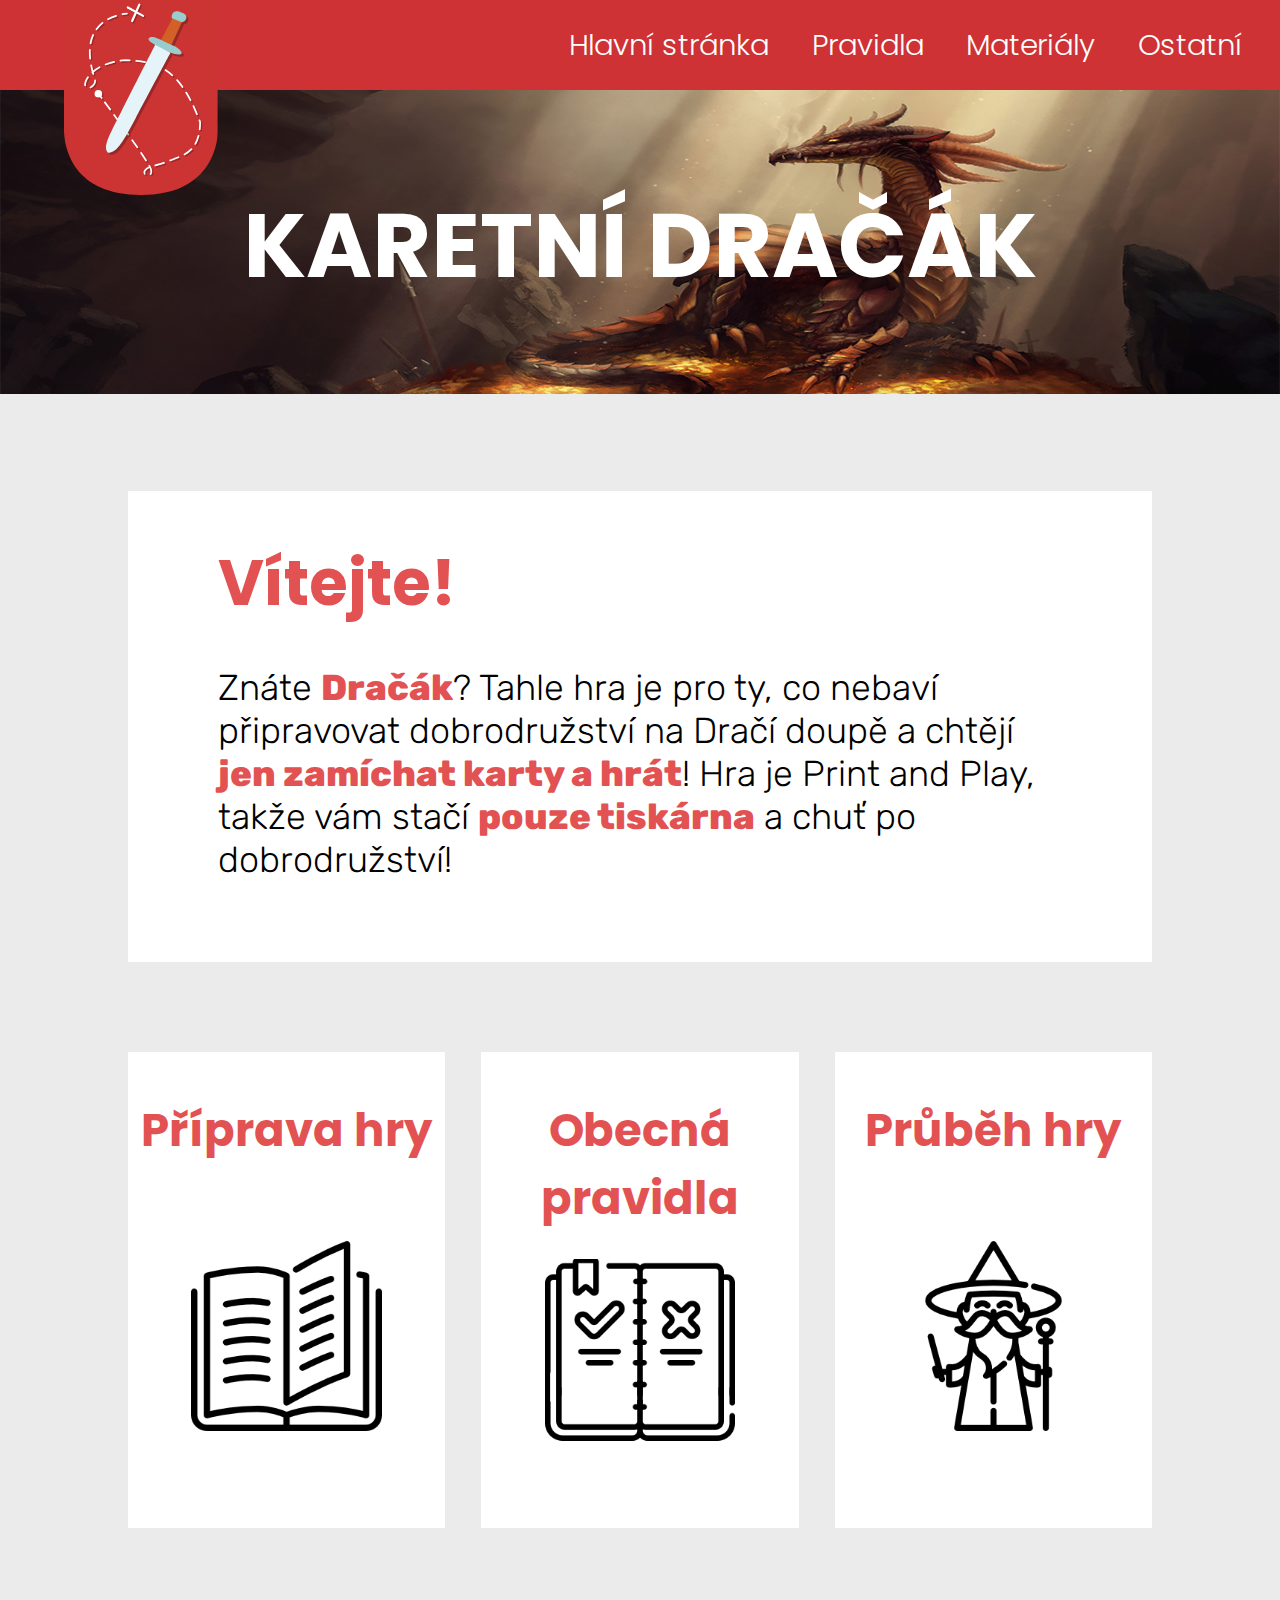
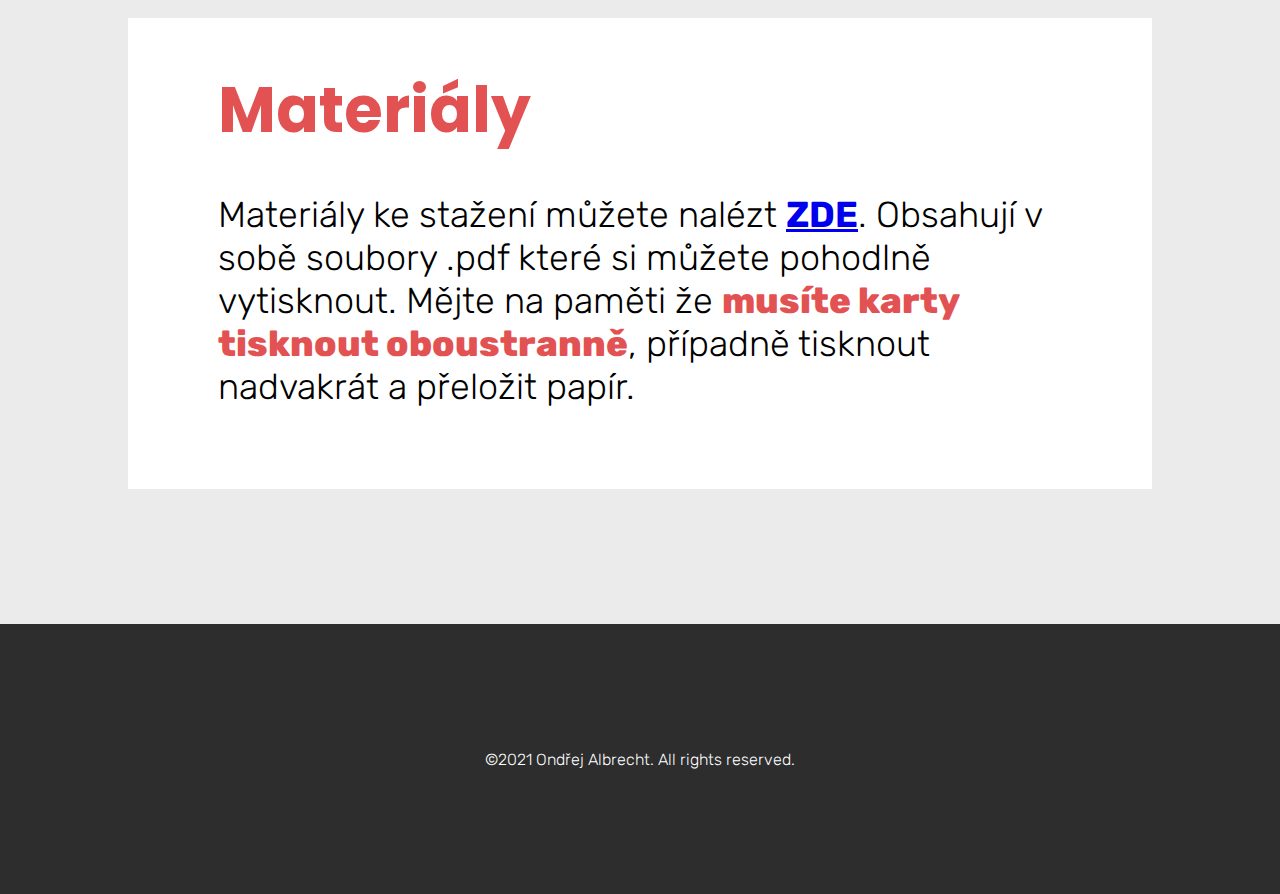
<file: index.html>
<!DOCTYPE html>
<html lang="en">

<head>
    <meta charset="UTF-8">
    <meta http-equiv="X-UA-Compatible" content="IE=edge">
    <meta name="viewport" content="width=device-width, initial-scale=1, minimum-scale=1">
    
    <meta name="description" content="Karetní dračák, dračí doupě">
    <meta name="keywords" content="D&D, Dračák, Dračí doupě, karetní dračí doupě, dračí doupě karty">
    <meta name="author" content="Ondřej Albrecht">



    <title>Karetní dračák</title>

    <link rel="stylesheet" type="text/css" href="styles/index.css">
    <link rel="stylesheet" type="text/css" href="styles/indexMobile.css">

    <link rel="preconnect" href="https://fonts.googleapis.com">
    <link rel="preconnect" href="https://fonts.gstatic.com" crossorigin>
    <link href="https://fonts.googleapis.com/css2?family=Poppins:wght@400;800&family=Rubik:wght@300;500&display=swap" rel="stylesheet">
    <link rel="shortcut icon" href="src/logo.svg" type="image/x-icon">



</head>

<body>
    <header>
        <a href="index.html" class="coa"><img src="src/logo.svg" alt="logo"></a>

        <div class="headerContent">
            <a href="index.html">Hlavní stránka</a>
            <a href="pages/pravidla.html">Pravidla</a>
            <a href="pages/materialy.html">Materiály</a>
            
            <div class="other"></div>
            <a href="#" class="last">Ostatní</a>
            
            <div class="navElement">
                <a href="pages/zpetnaVazba.html">Zpětná vazba</a>
                <a href="pages/podekovani.html">Poděkování</a>
                <a href="pages/copyright">Copyright</a>
            </div>
        </div>
        <div class="logo">
            KD
        </div>
        <div class="burger" onclick="changeBurger(this)">
            <div class="line"></div>
            <div class="line"></div>
            <div class="line"></div>
        </div>
        <div class="menu">
            <a href="index.html">Hlavní stránka</a>
            <a href="pages/pravidla.html">Pravidla</a>
            <a href="pages/materialy.html">Materiály</a>
            <a href="#" onclick="showOtherLinks(this)">Ostatní</a>
            <div class="otherLinks">
                <a href="pages/zpetnaVazba.html">Zpětná vazba</a>
                <a href="pages/podekovani.html">Poděkování</a>
                <a href="pages/copyright.html">Copyright</a>
            </div>
        </div>
        <script>
            function changeBurger(x) {
                x.classList.toggle("changeBurger");
                document.getElementsByClassName("menu")[0].classList.toggle("menuShow");
            }
            function showOtherLinks(x) {
                document.getElementsByClassName("otherLinks")[0].classList.toggle("otherShow");
            }
        </script>
    </header>
    <div class="landing">
        <h1>Karetní dračák</h1>
            <img src="src/Dragon.png" alt="Dragon" class="dragon">
            <img src="src/DragonMobile.png" alt="DragonMobile" class="dragonMobile">

    </div>
    <div class="content">
        <div class="item">
            <div class="itemContent">
                <h2>Vítejte!</h2>
                <p>Znáte <b>Dračák</b>? Tahle hra je pro ty, co nebaví připravovat dobrodružství na Dračí doupě a chtějí <b>jen
                    zamíchat karty a hrát</b>! Hra je Print and Play, takže vám stačí <b>pouze tiskárna</b> a chuť po
                    dobrodružství!</p>
            </div>
        </div>
        <div class="row">
            <div class="rowItem">
                <h2>Příprava<br class="smallFooter"> hry</h2>
                <img src="src/book.png" alt="kniha">
            </div>
            <div class="rowItem">
                <h2>Obecná<br class="smallFooter"> pravidla</h2>
                <img src="src/rules.png" alt="pravidla" style="margin-top: 5vh; margin-bottom: 8vh">
            </div>
            <div class="rowItem">
                <h2>Průběh<br class="smallFooter"> hry</h2>
                <img src="src/wizard.png" alt="prubeh">
            </div>
        </div>
        <div class="item">
            <div class="itemContent">
                <h2>Materiály</h2>
                <p>Materiály ke stažení můžete nalézt <a href="pages/materialy.html">ZDE</a>.
                    Obsahují v sobě soubory .pdf které si můžete pohodlně vytisknout. Mějte na paměti že <b>musíte karty
                    tisknout oboustranně</b>, případně tisknout nadvakrát a přeložit papír.</p>
            </div>
        </div>
    </div>
    <footer>
        <p>©2021 Ondřej Albrecht.<br class="smallFooter"> All rights reserved.</p>
    </footer>
</body>

</html>
</file>
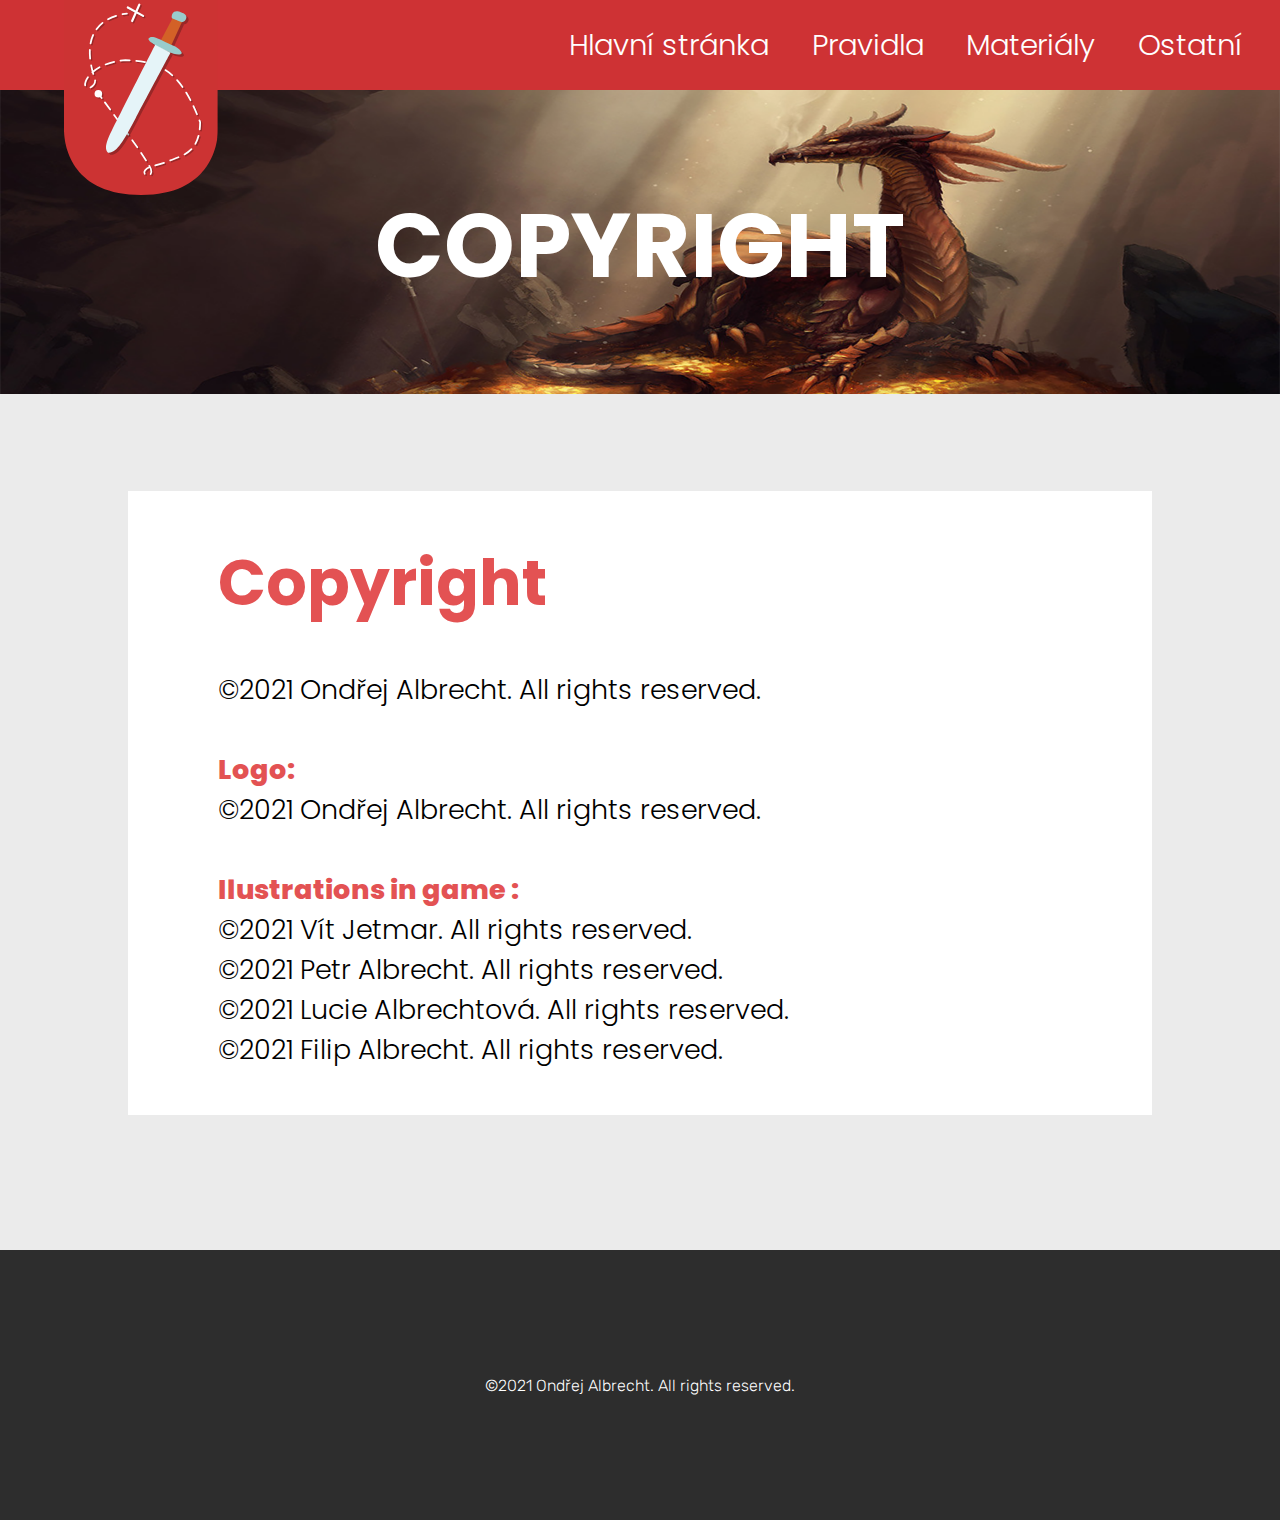
<file: pages/copyright.html>
<!DOCTYPE html>
<html lang="en">

<head>
    <meta charset="UTF-8">
    <meta http-equiv="X-UA-Compatible" content="IE=edge">
    <meta name="viewport" content="width=device-width, initial-scale=1, minimum-scale=1">

    <meta name="description" content="Karetní dračák, dračí doupě">
    <meta name="keywords" content="D&D, Dračák, Dračí doupě, karetní dračí doupě, dračí doupě karty">
    <meta name="author" content="Ondřej Albrecht">



    <title>Karetní dračák - copyright</title>

    <link rel="stylesheet" type="text/css" href="../styles/index.css">
    <link rel="stylesheet" type="text/css" href="../styles/indexMobile.css">
    <style>
        @media screen and (max-width: 426px) {
            body .landing h1 {
                font-size: 5vh;
            }
        }
    </style>

    <link rel="preconnect" href="https://fonts.googleapis.com">
    <link rel="preconnect" href="https://fonts.gstatic.com" crossorigin>
    <link href="https://fonts.googleapis.com/css2?family=Poppins:wght@400;800&family=Rubik:wght@300;500&display=swap"
        rel="stylesheet">
    <link rel="shortcut icon" href="../src/logo.svg" type="image/x-icon">



</head>

<body>
    <header>
        <a href="../index.html" class="coa"><img src="../src/logo.svg" alt="logo"></a>

        <div class="headerContent">
            <a href="../index.html">Hlavní stránka</a>
            <a href="pravidla.html">Pravidla</a>
            <a href="materialy.html">Materiály</a>

            <div class="other"></div>
            <a href="#" class="last">Ostatní</a>

            <div class="navElement">
                <a href="zpetnaVazba.html">Zpětná vazba</a>
                <a href="podekovani.html">Poděkování</a>
                <a href="copyright.html">Copyright</a>
            </div>
        </div>
        <div class="logo">
            KD
        </div>
        <div class="burger" onclick="changeBurger(this)">
            <div class="line"></div>
            <div class="line"></div>
            <div class="line"></div>
        </div>
        <div class="menu">
            <a href="../index.html">Hlavní stránka</a>
            <a href="pravidla.html">Pravidla</a>

            <a href="materialy.html">Materiály</a>
            <a href="#" onclick="showOtherLinks(this)">Ostatní</a>
            <div class="otherLinks">
                <a href="zpetnaVazba.html">Zpětná vazba</a>
                <a href="podekovani.html">Poděkování</a>
                <a href="copyright.html">Copyright</a>
            </div>
        </div>
        <script>
            function changeBurger(x) {
                x.classList.toggle("changeBurger");
                document.getElementsByClassName("menu")[0].classList.toggle("menuShow");
            }
            function showOtherLinks(x) {
                document.getElementsByClassName("otherLinks")[0].classList.toggle("otherShow");
            }
        </script>
    </header>
    <div class="landing">
        <h1>Copyright</h1>
        <img src="../src/Dragon.png" alt="Dragon" class="dragon">
        <img src="../src/DragonMobile.png" alt="DragonMobile" class="dragonMobile">

    </div>
    <div class="content">
        <div class="item">
            <div class="itemContent">
                <h2>Copyright</h2>
                <div class="text">
                    <br>
                    ©2021 Ondřej Albrecht. All rights reserved.<br><br>
                    <b>Logo: </b><br>
                    ©2021 Ondřej Albrecht. All rights reserved.<br><br>
                    <b>Ilustrations in game : </b><br>
                    ©2021 Vít Jetmar. All rights reserved. <br>
                    ©2021 Petr Albrecht. All rights reserved. <br>
                    ©2021 Lucie Albrechtová. All rights reserved. <br>
                    ©2021 Filip Albrecht. All rights reserved.<br>
                </div>

            </div>
        </div>
    </div>
    <footer>
        <p>©2021 Ondřej Albrecht.<br class="smallFooter"> All rights reserved.</p>
    </footer>
</body>

</html>
</file>
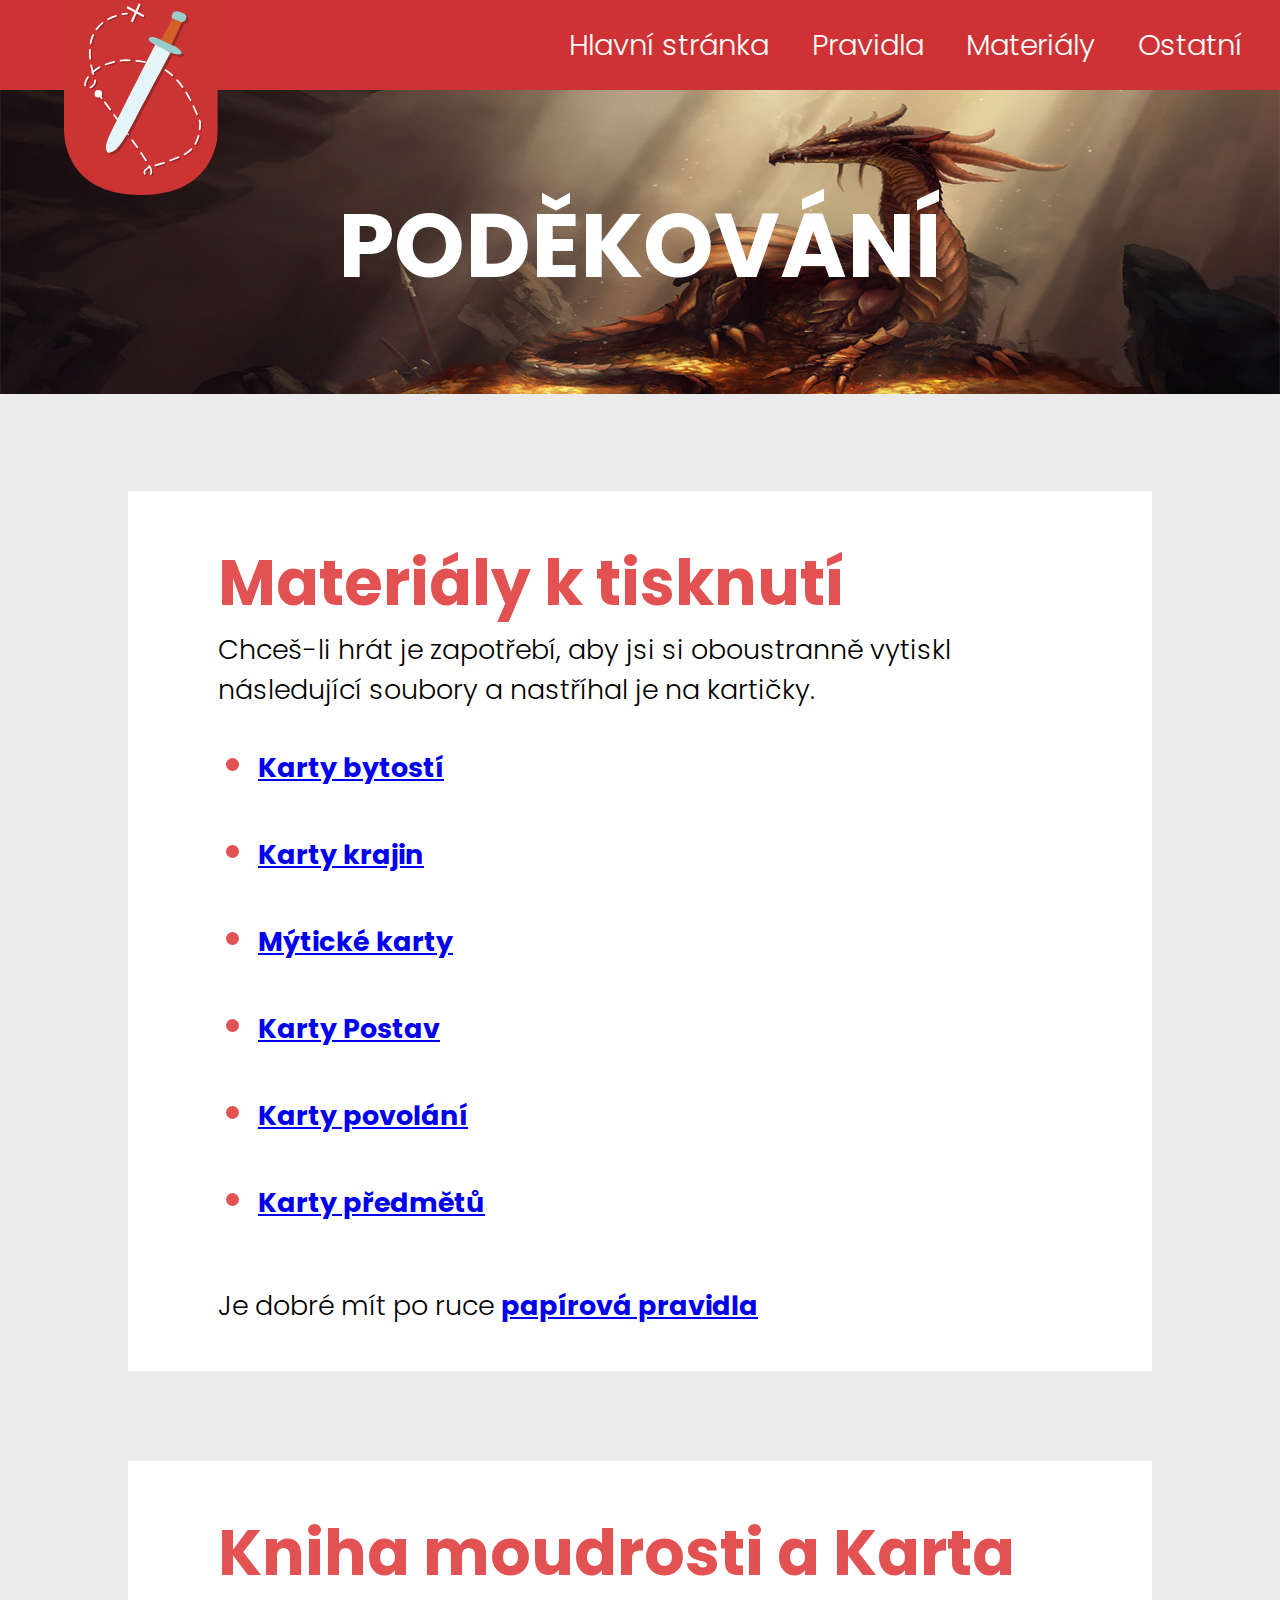
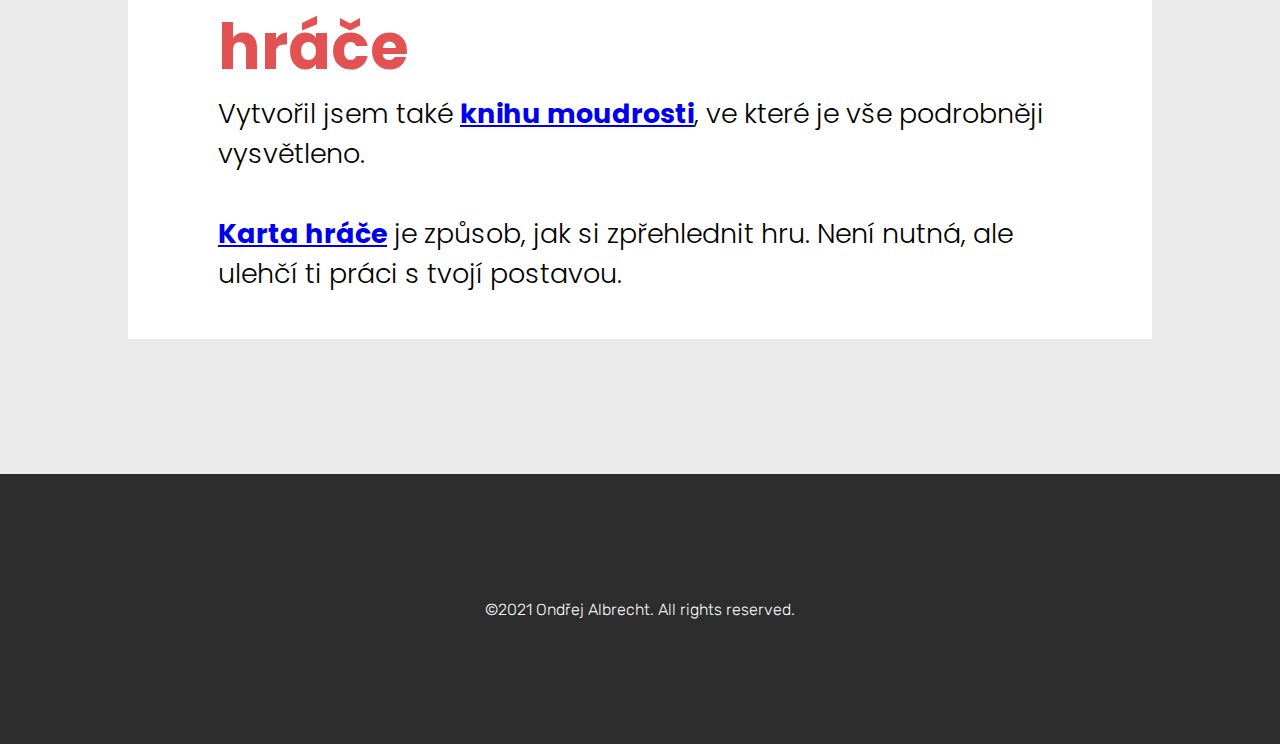
<file: pages/materialy.html>
<!DOCTYPE html>
<html lang="en">

<head>
    <meta charset="UTF-8">
    <meta http-equiv="X-UA-Compatible" content="IE=edge">
    <meta name="viewport" content="width=device-width, initial-scale=1, minimum-scale=1">

    <meta name="description" content="Karetní dračák, dračí doupě">
    <meta name="keywords" content="D&D, Dračák, Dračí doupě, karetní dračí doupě, dračí doupě karty">
    <meta name="author" content="Ondřej Albrecht">



    <title>Karetní dračák - poděkování</title>

    <link rel="stylesheet" type="text/css" href="../styles/index.css">
    <link rel="stylesheet" type="text/css" href="../styles/indexMobile.css">
    <style>
        @media screen and (max-width: 426px) {
            body .landing h1 {
                font-size: 5vh;
            }
        }
    </style>

    <link rel="preconnect" href="https://fonts.googleapis.com">
    <link rel="preconnect" href="https://fonts.gstatic.com" crossorigin>
    <link href="https://fonts.googleapis.com/css2?family=Poppins:wght@400;800&family=Rubik:wght@300;500&display=swap"
        rel="stylesheet">
    <link rel="shortcut icon" href="../src/logo.svg" type="image/x-icon">



</head>

<body>
    <header>
        <a href="../index.html" class="coa"><img src="../src/logo.svg" alt="logo"></a>

        <div class="headerContent">
            <a href="../index.html">Hlavní stránka</a>
            <a href="pravidla.html">Pravidla</a>
            <a href="materialy.html">Materiály</a>

            <div class="other"></div>
            <a href="#" class="last">Ostatní</a>

            <div class="navElement">
                <a href="zpetnaVazba.html">Zpětná vazba</a>
                <a href="podekovani.html">Poděkování</a>
                <a href="copyright.html">Copyright</a>
            </div>
        </div>
        <div class="logo">
            KD
        </div>
        <div class="burger" onclick="changeBurger(this)">
            <div class="line"></div>
            <div class="line"></div>
            <div class="line"></div>
        </div>
        <div class="menu">
            <a href="../index.html">Hlavní stránka</a>
            <a href="pravidla.html">Pravidla</a>

            <a href="materialy.html">Materiály</a>
            <a href="#" onclick="showOtherLinks(this)">Ostatní</a>
            <div class="otherLinks">
                <a href="zpetnaVazba.html">Zpětná vazba</a>
                <a href="podekovani.html">Poděkování</a>
                <a href="copyright.html">Copyright</a>
            </div>
        </div>
        <script>
            function changeBurger(x) {
                x.classList.toggle("changeBurger");
                document.getElementsByClassName("menu")[0].classList.toggle("menuShow");
            }
            function showOtherLinks(x) {
                document.getElementsByClassName("otherLinks")[0].classList.toggle("otherShow");
            }
        </script>
    </header>
    <div class="landing">
        <h1>Poděkování</h1>
        <img src="../src/Dragon.png" alt="Dragon" class="dragon">
        <img src="../src/DragonMobile.png" alt="DragonMobile" class="dragonMobile">

    </div>
    <div class="content">
        <div class="item">
            <div class="itemContent">
                <h2>Materiály k tisknutí</h2>
                <div class="text">
                    Chceš-li hrát je zapotřebí, aby jsi si oboustranně vytiskl následující soubory a nastříhal je na
                    kartičky.
                    <ul>
                        <li><a href="https://drive.google.com/file/d/1daALVk44kQ9Sn_c1heuoDXPzhshe-Irx/view">Karty
                                bytostí</a></li>
                        <li><a href="https://drive.google.com/file/d/1_39HneGeWnFF20qQBhAxeSjE0aHj2fbT/view">Karty
                                krajin</a></li>
                        <li><a href="https://drive.google.com/file/d/1HNjww4cr7QPX3CGltZG5B7eI5UOPQmYG/view">Mýtické
                                karty</a></li>
                        <li><a href="https://drive.google.com/file/d/1Y3vWQBoyAzN-Jhj8z-yFOn_1flv1TnQy/view">Karty
                                Postav</a></li>
                        <li><a href="https://drive.google.com/file/d/1tLH6ZCZwXBIE3pSv5TOaRjdMtqXQTN6z/view">Karty
                                povolání</a></li>
                        <li><a href="https://drive.google.com/file/d/1rUK6q9ICHTZsd64AdD60qiNTo8zPX5fO/view">Karty
                                předmětů</a></li>
                    </ul>
                    Je dobré mít po ruce <a
                        href="https://drive.google.com/file/d/181xXA8CzK_1DKDaeuo0aog_qxVU1m55c/view?usp=sharing">papírová
                        pravidla</a>

                </div>

            </div>
        </div>
        <div class="item">
            <div class="itemContent">
                <h2>Kniha moudrosti a Karta hráče</h2>
                <div class="text">
                    Vytvořil jsem také <a href="https://drive.google.com/file/d/1Ve9xABUjzaLIN1wLYBTIndoYO_8XPlqQ/view">knihu moudrosti</a>, ve které je vše podrobněji vysvětleno.
                    <br><br>
                    <a href="https://drive.google.com/file/d/1qy9aah2Vs8oi_b7gj9LeCM4ZBZkJ08Xy/view">Karta hráče</a> je způsob, jak si zpřehlednit hru. Není nutná, ale ulehčí ti práci s tvojí postavou.
                    

                </div>

            </div>
        </div>
    </div>
    <footer>
        <p>©2021 Ondřej Albrecht.<br class="smallFooter"> All rights reserved.</p>
    </footer>
</body>

</html>
</file>
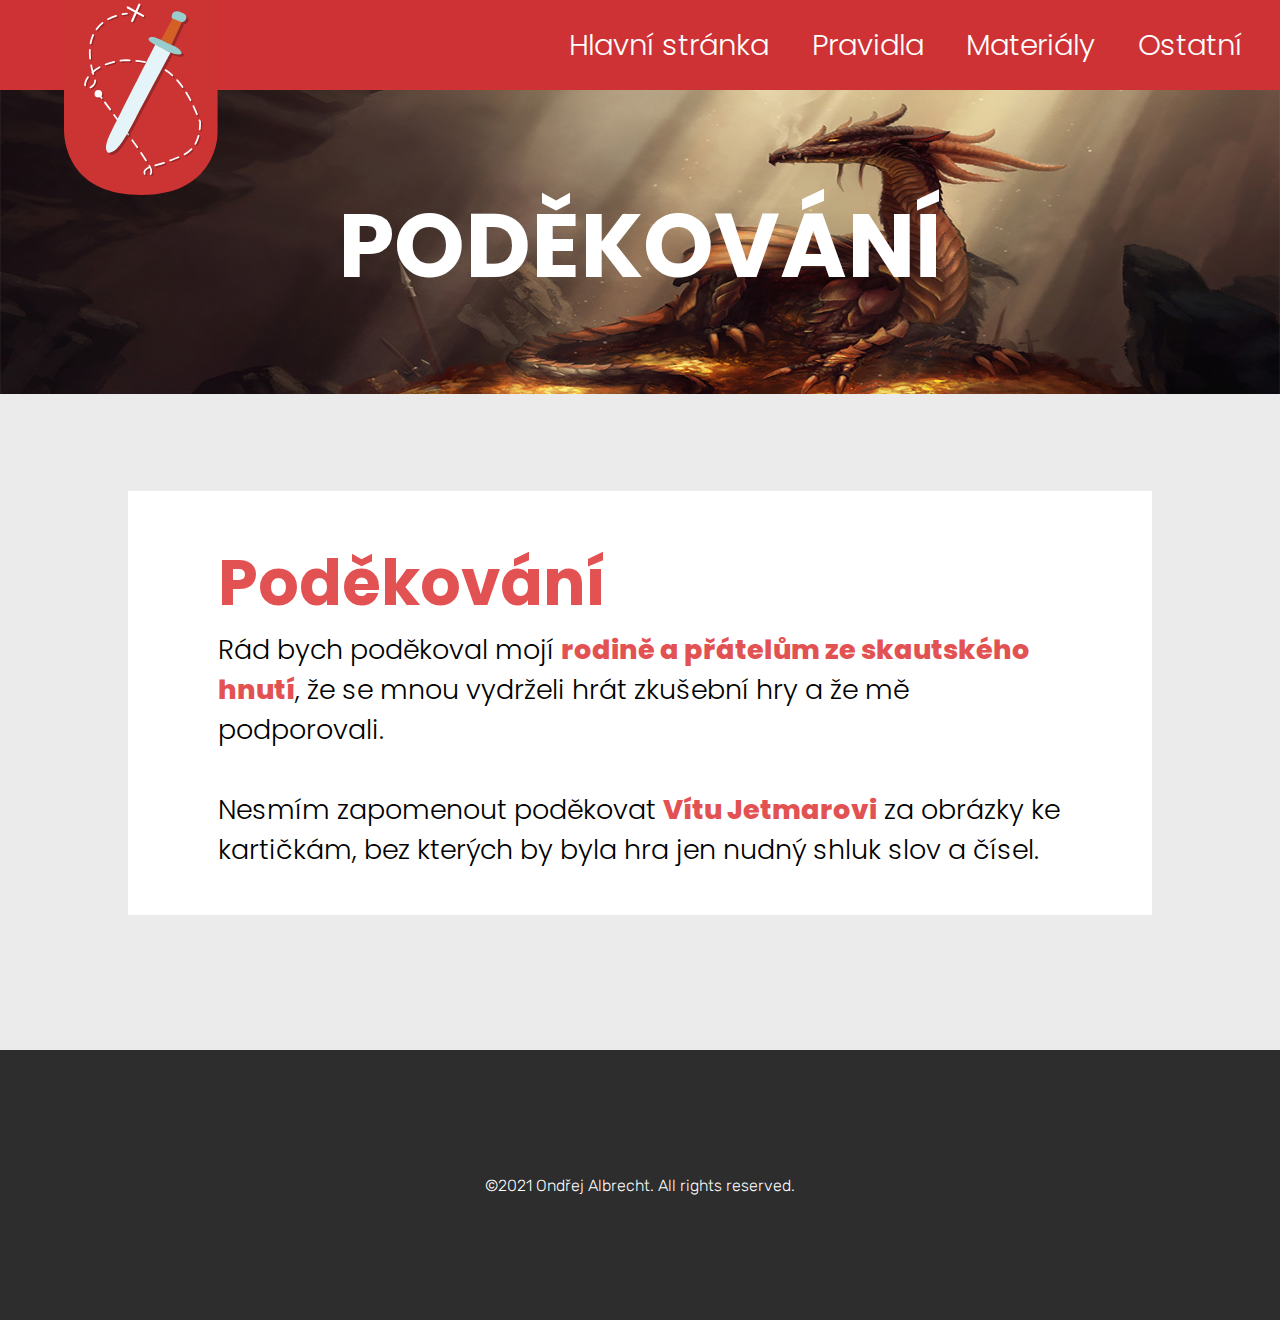
<file: pages/podekovani.html>
<!DOCTYPE html>
<html lang="en">

<head>
    <meta charset="UTF-8">
    <meta http-equiv="X-UA-Compatible" content="IE=edge">
    <meta name="viewport" content="width=device-width, initial-scale=1, minimum-scale=1">

    <meta name="description" content="Karetní dračák, dračí doupě">
    <meta name="keywords" content="D&D, Dračák, Dračí doupě, karetní dračí doupě, dračí doupě karty">
    <meta name="author" content="Ondřej Albrecht">



    <title>Karetní dračák - poděkování</title>

    <link rel="stylesheet" type="text/css" href="../styles/index.css">
    <link rel="stylesheet" type="text/css" href="../styles/indexMobile.css">
    <style>
        @media screen and (max-width: 426px) {
            body .landing h1 {
                font-size: 5vh;
            }
        }
    </style>

    <link rel="preconnect" href="https://fonts.googleapis.com">
    <link rel="preconnect" href="https://fonts.gstatic.com" crossorigin>
    <link href="https://fonts.googleapis.com/css2?family=Poppins:wght@400;800&family=Rubik:wght@300;500&display=swap"
        rel="stylesheet">
    <link rel="shortcut icon" href="../src/logo.svg" type="image/x-icon">



</head>

<body>
    <header>
        <a href="../index.html" class="coa"><img src="../src/logo.svg" alt="logo"></a>

        <div class="headerContent">
            <a href="../index.html">Hlavní stránka</a>
            <a href="pravidla.html">Pravidla</a>
            <a href="materialy.html">Materiály</a>
            
            <div class="other"></div>
            <a href="#" class="last">Ostatní</a>

            <div class="navElement">
                <a href="zpetnaVazba.html">Zpětná vazba</a>
                <a href="podekovani.html">Poděkování</a>
                <a href="copyright.html">Copyright</a>
            </div>
        </div>
        <div class="logo">
            KD
        </div>
        <div class="burger" onclick="changeBurger(this)">
            <div class="line"></div>
            <div class="line"></div>
            <div class="line"></div>
        </div>
        <div class="menu">
            <a href="../index.html">Hlavní stránka</a>
            <a href="pravidla.html">Pravidla</a>
            
            <a href="materialy.html">Materiály</a>
            <a href="#" onclick="showOtherLinks(this)">Ostatní</a>
            <div class="otherLinks">
                <a href="zpetnaVazba.html">Zpětná vazba</a>
                <a href="podekovani.html">Poděkování</a>
                <a href="copyright.html">Copyright</a>
            </div>
        </div>
        <script>
            function changeBurger(x) {
                x.classList.toggle("changeBurger");
                document.getElementsByClassName("menu")[0].classList.toggle("menuShow");
            }
            function showOtherLinks(x) {
                document.getElementsByClassName("otherLinks")[0].classList.toggle("otherShow");
            }
        </script>
    </header>
        <div class="landing">
        <h1>Poděkování</h1>
        <img src="../src/Dragon.png" alt="Dragon" class="dragon">
        <img src="../src/DragonMobile.png" alt="DragonMobile" class="dragonMobile">

    </div>
    <div class="content">
        <div class="item">
            <div class="itemContent">
                <h2>Poděkování</h2>
                <div class="text">
                    Rád bych poděkoval mojí <b>rodině a přátelům ze skautského hnutí</b>, že se mnou vydrželi hrát zkušební hry a že mě podporovali.
                    <br><br>
                    Nesmím zapomenout poděkovat <b>Vítu Jetmarovi</b> za obrázky ke kartičkám, bez kterých by byla hra jen nudný shluk slov a čísel.
                </div>

            </div>
        </div>
    </div>
    <footer>
        <p>©2021 Ondřej Albrecht.<br class="smallFooter"> All rights reserved.</p>
    </footer>
</body>

</html>
</file>
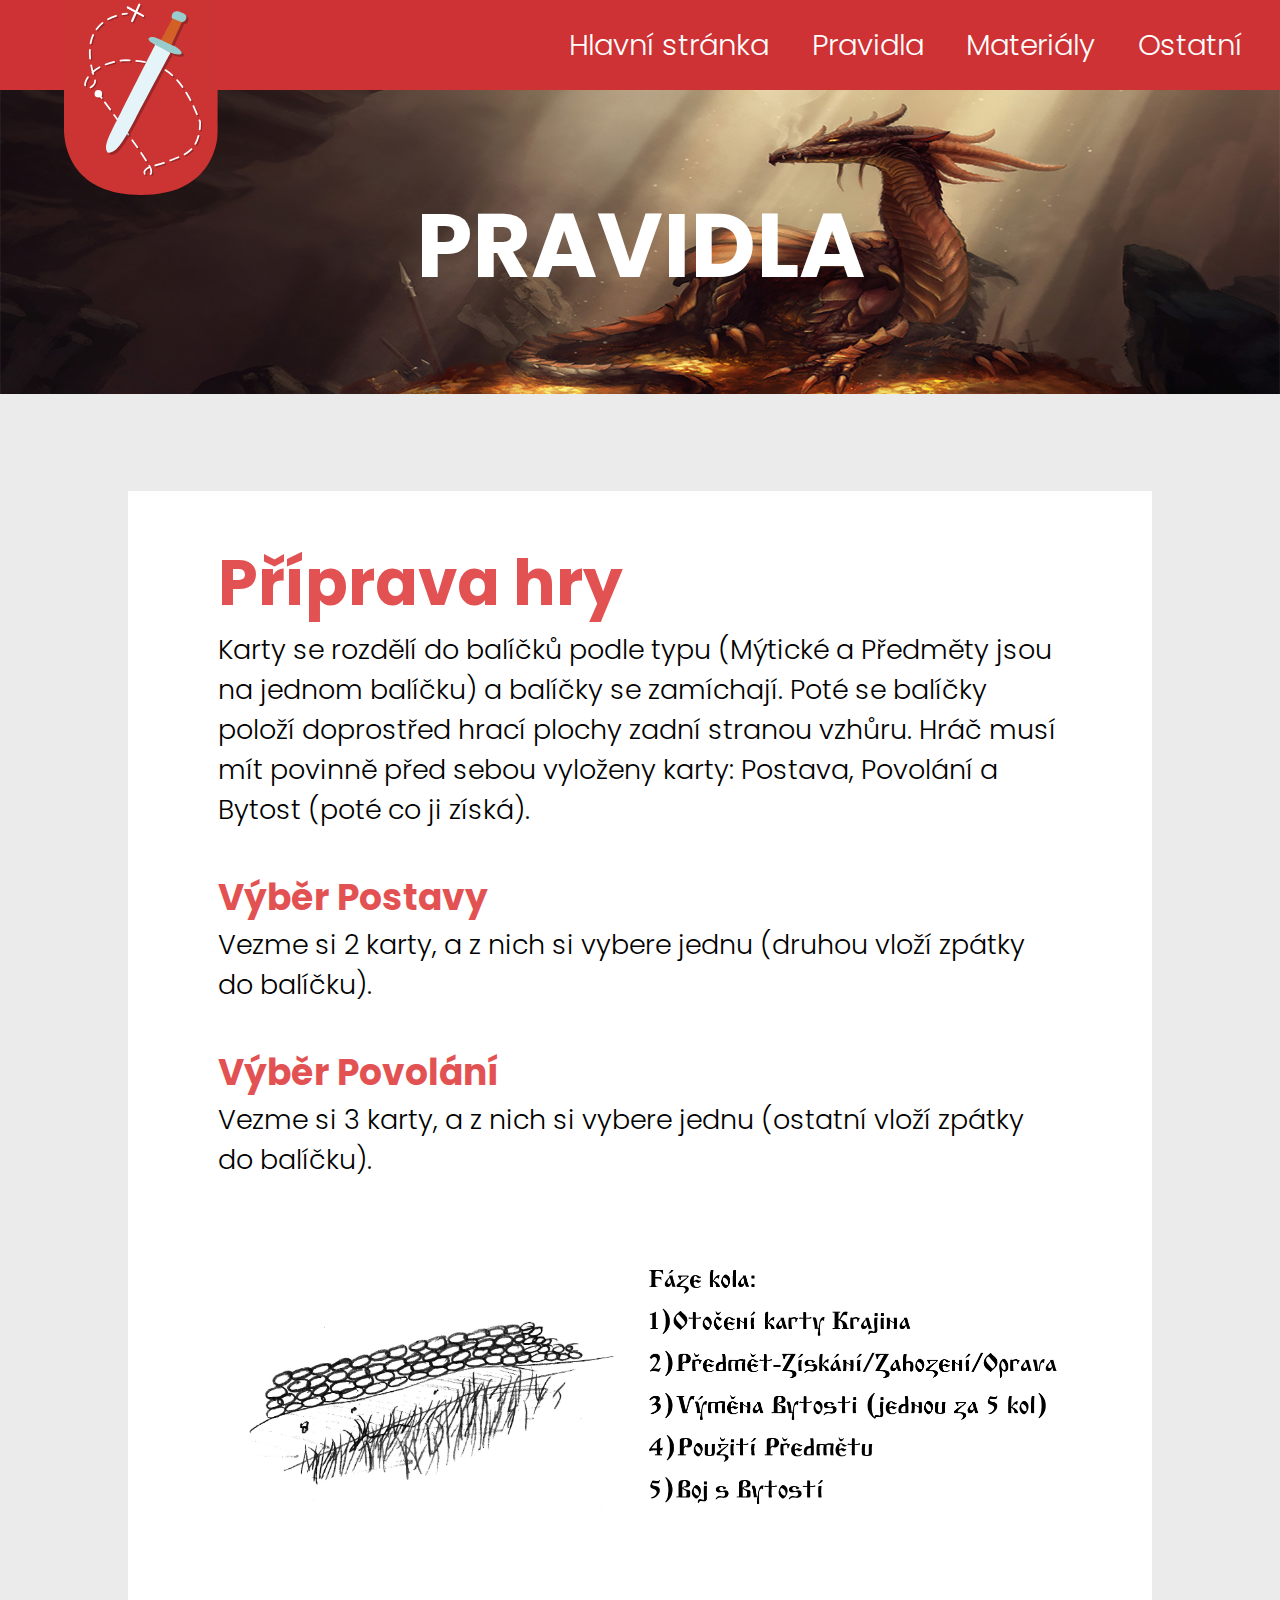
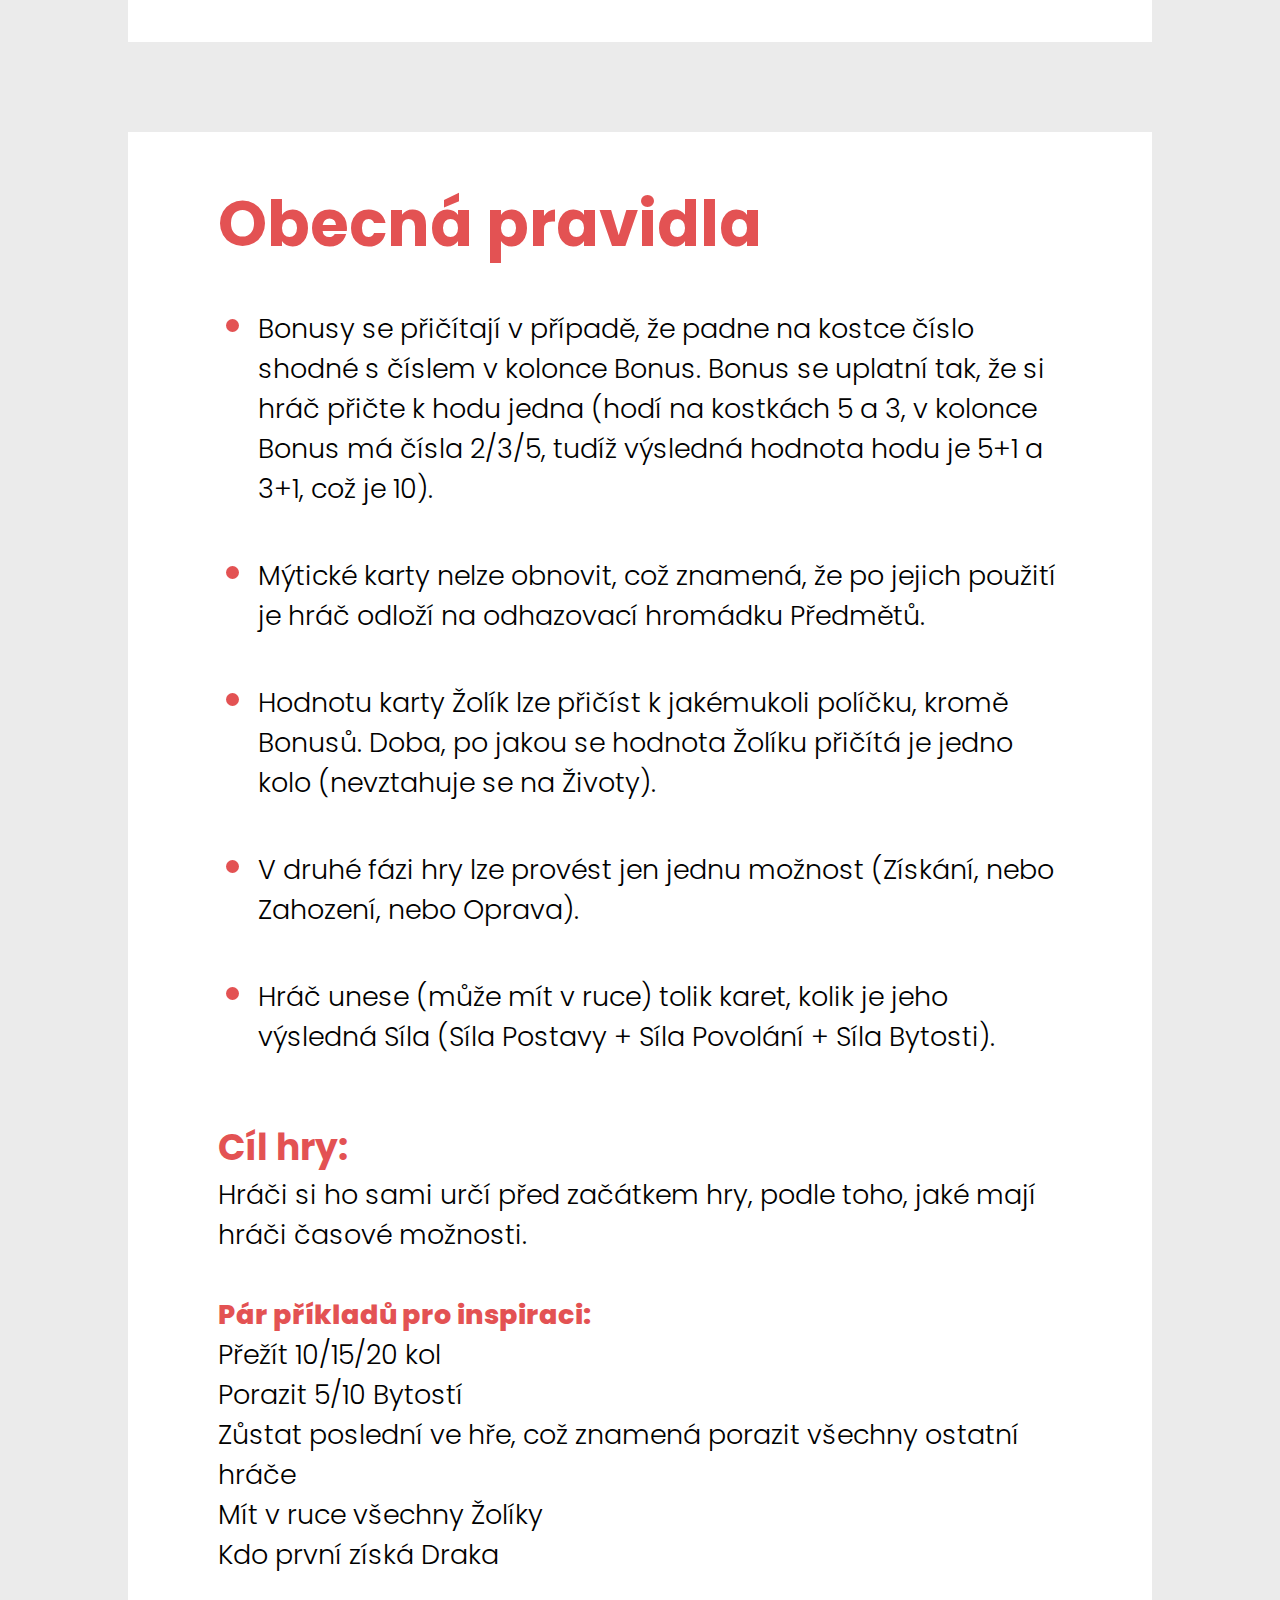
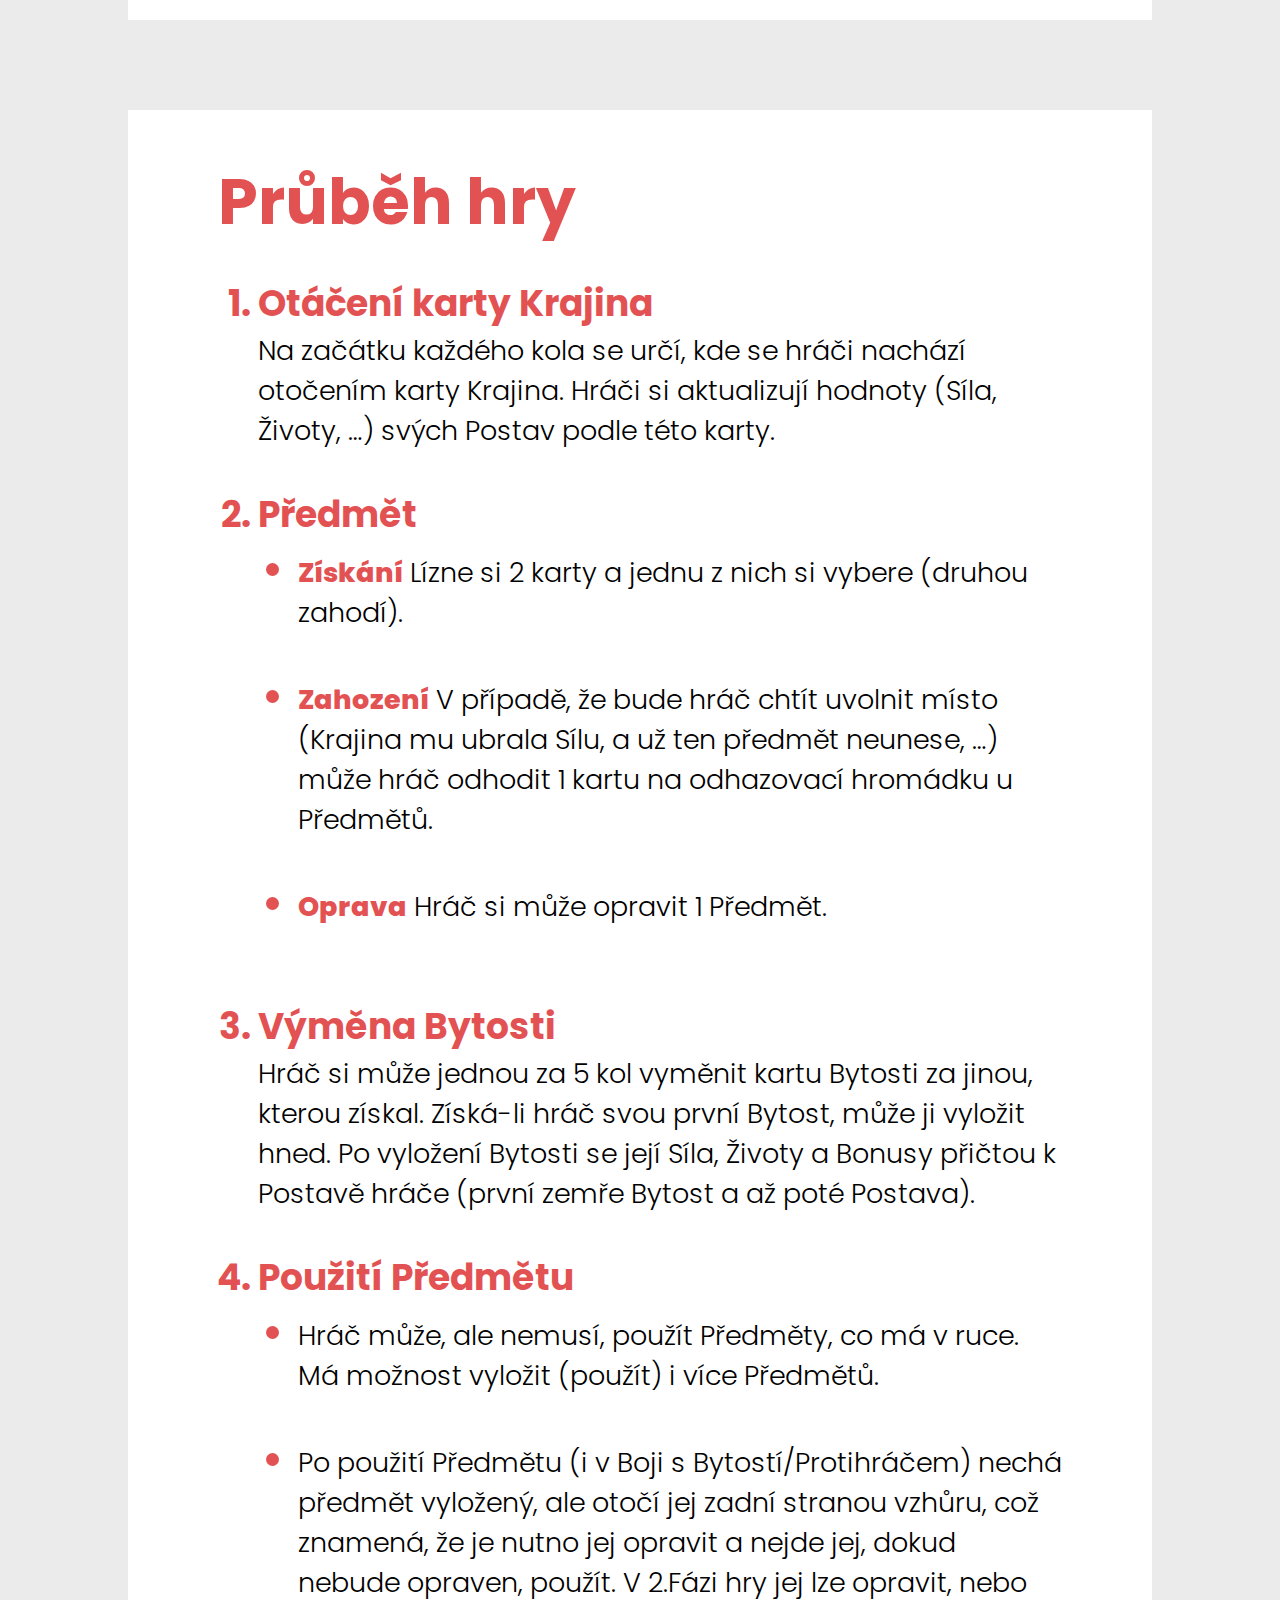
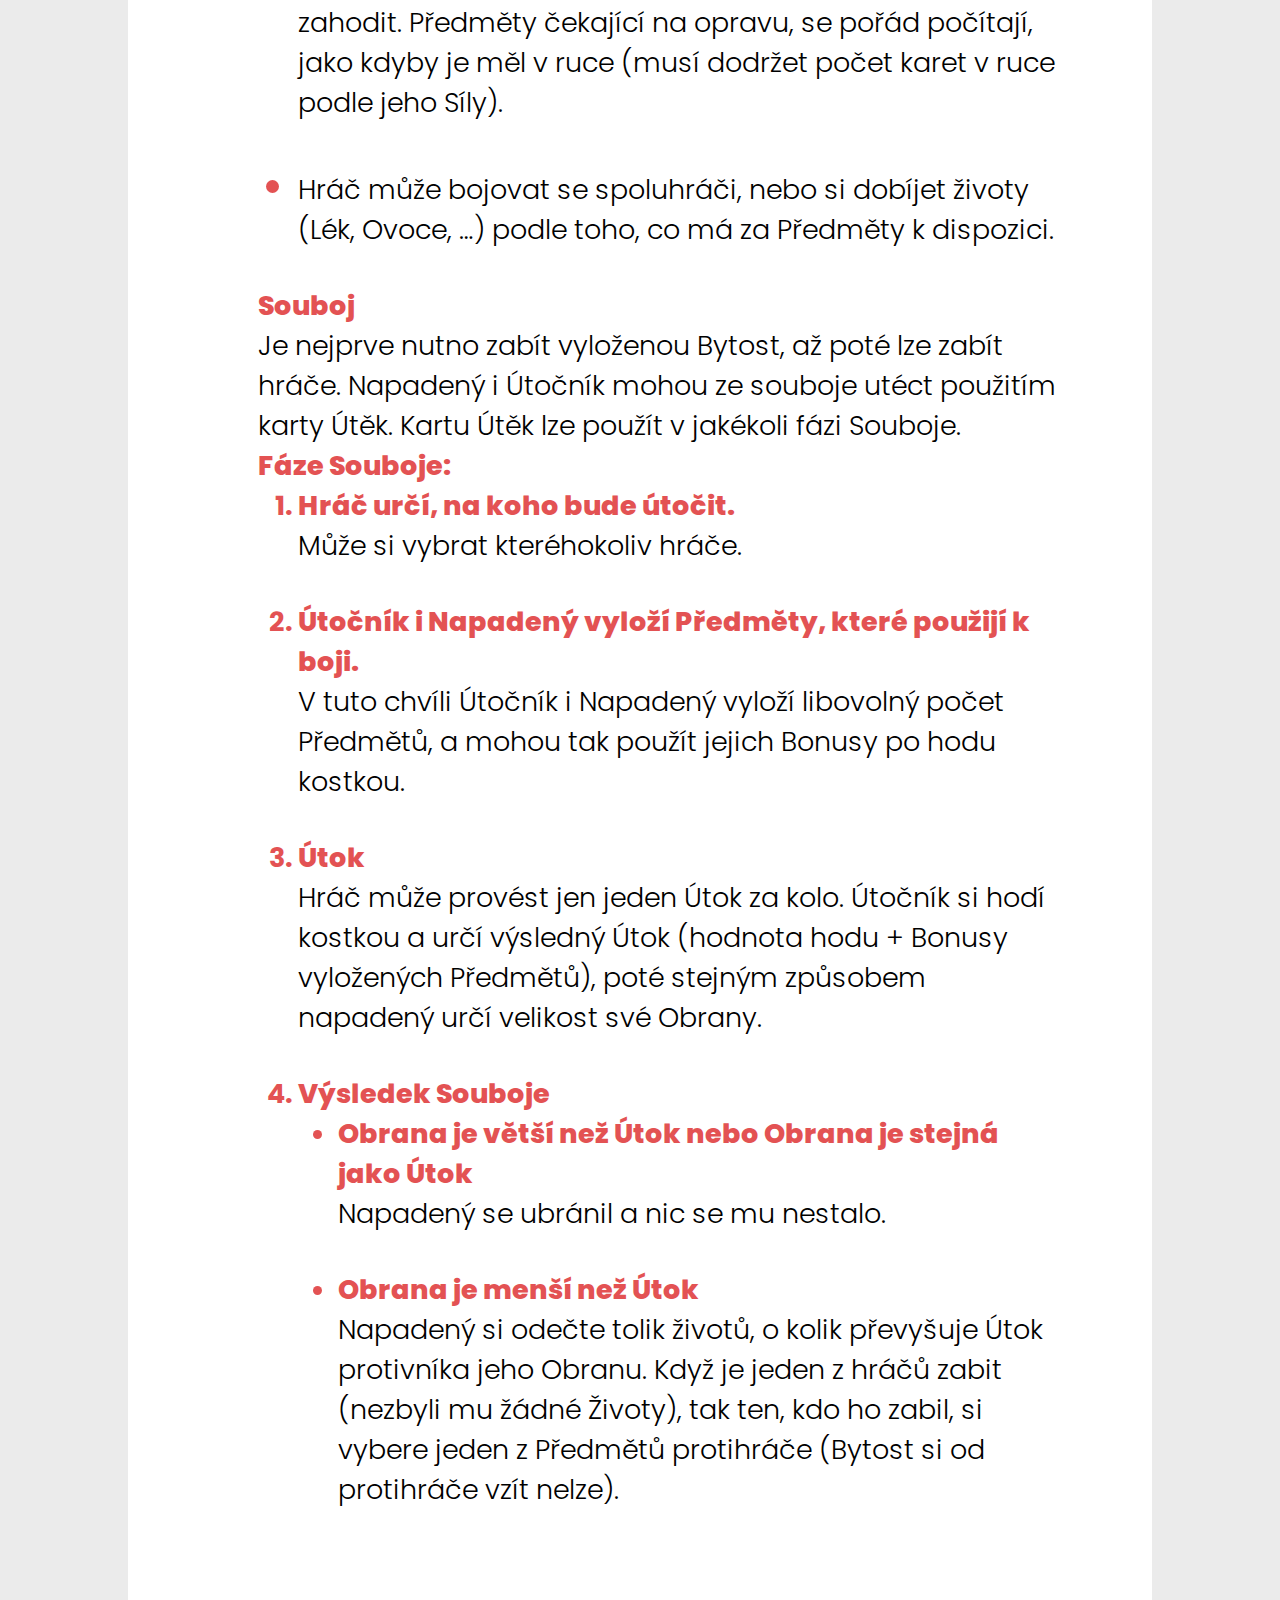
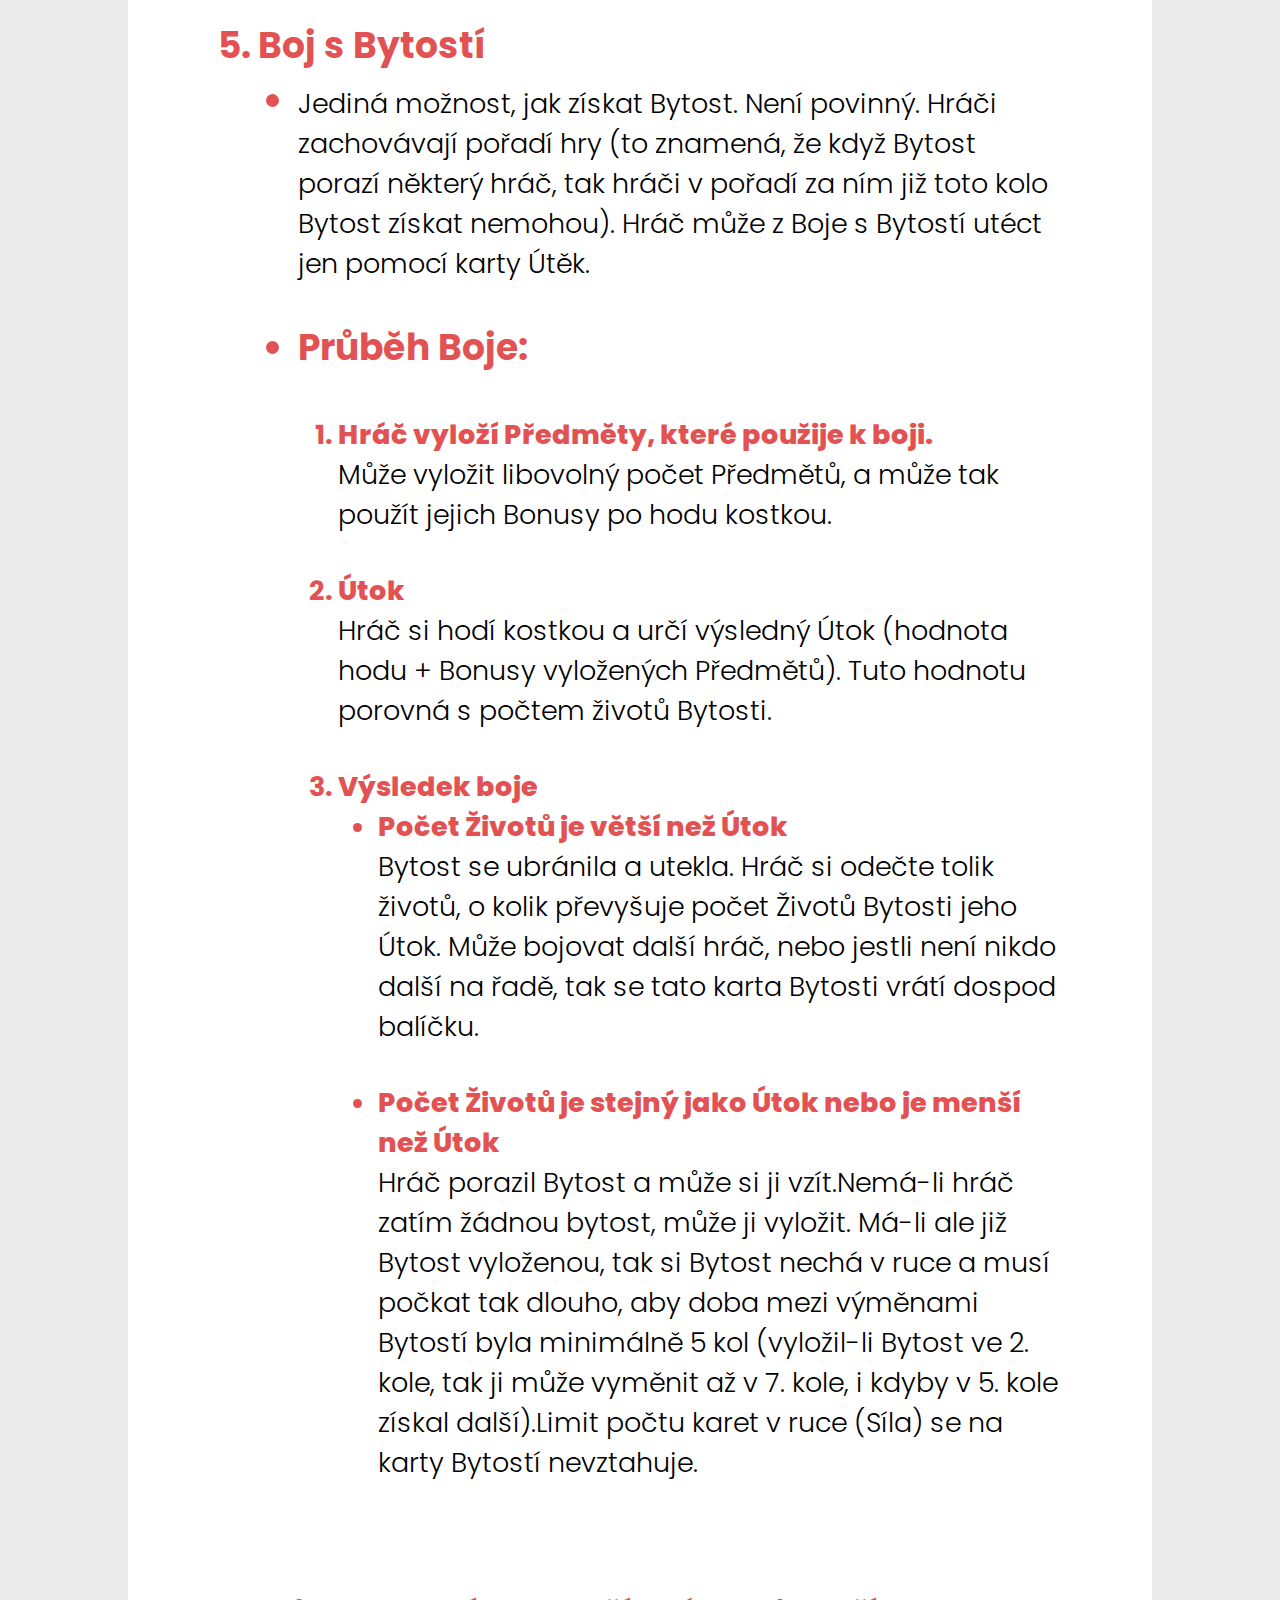
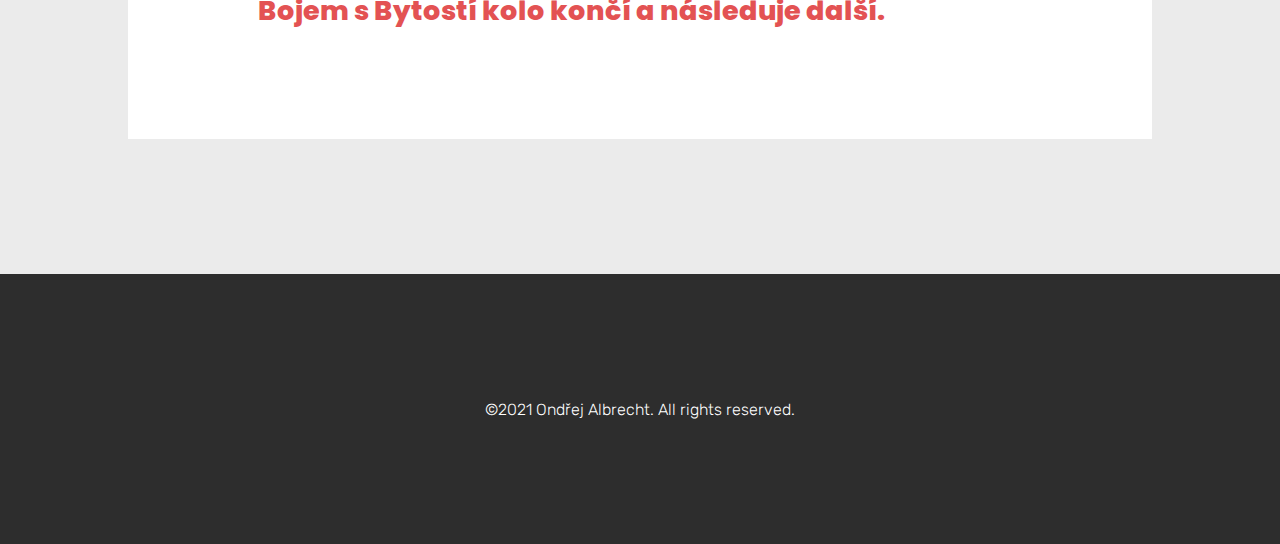
<file: pages/pravidla.html>
<!DOCTYPE html>
<html lang="en">

<head>
    <meta charset="UTF-8">
    <meta http-equiv="X-UA-Compatible" content="IE=edge">
    <meta name="viewport" content="width=device-width, initial-scale=1, minimum-scale=1">

    <meta name="description" content="Karetní dračák, dračí doupě">
    <meta name="keywords" content="D&D, Dračák, Dračí doupě, karetní dračí doupě, dračí doupě karty">
    <meta name="author" content="Ondřej Albrecht">



    <title>Karetní dračák - pravidla</title>

    <link rel="stylesheet" type="text/css" href="../styles/index.css">
    <link rel="stylesheet" type="text/css" href="../styles/indexMobile.css">
    <style>
        @media screen and (max-width: 426px) {
            .body .content .item .itemContent {
                padding: 5vh 2vh 5vh 5vh;
            }
        }
    </style>

    <link rel="preconnect" href="https://fonts.googleapis.com">
    <link rel="preconnect" href="https://fonts.gstatic.com" crossorigin>
    <link href="https://fonts.googleapis.com/css2?family=Poppins:wght@400;800&family=Rubik:wght@300;500&display=swap"
        rel="stylesheet">
    <link rel="shortcut icon" href="../src/logo.svg" type="image/x-icon">



</head>

<body>
    <header>
        <a href="../index.html" class="coa"><img src="../src/logo.svg" alt="logo"></a>

        <div class="headerContent">
            <a href="../index.html">Hlavní stránka</a>
            <a href="pravidla.html">Pravidla</a>
            <a href="materialy.html">Materiály</a>
            
            <div class="other"></div>
            <a href="#" class="last">Ostatní</a>

            <div class="navElement">
                <a href="zpetnaVazba.html">Zpětná vazba</a>
                <a href="podekovani.html">Poděkování</a>
                <a href="copyright.html">Copyright</a>
            </div>
        </div>
        <div class="logo">
            KD
        </div>
        <div class="burger" onclick="changeBurger(this)">
            <div class="line"></div>
            <div class="line"></div>
            <div class="line"></div>
        </div>
        <div class="menu">
            <a href="../index.html">Hlavní stránka</a>
            <a href="pravidla.html">Pravidla</a>
            
            <a href="materialy.html">Materiály</a>
            <a href="#" onclick="showOtherLinks(this)">Ostatní</a>
            <div class="otherLinks">
                <a href="zpetnaVazba.html">Zpětná vazba</a>
                <a href="podekovani.html">Poděkování</a>
                <a href="copyright.html">Copyright</a>
            </div>
        </div>
        <script>
            function changeBurger(x) {
                x.classList.toggle("changeBurger");
                document.getElementsByClassName("menu")[0].classList.toggle("menuShow");
            }
            function showOtherLinks(x) {
                document.getElementsByClassName("otherLinks")[0].classList.toggle("otherShow");
            }
        </script>
    </header>
    <div class="landing">
        <h1>Pravidla</h1>
        <img src="../src/Dragon.png" alt="Dragon" class="dragon">
        <img src="../src/DragonMobile.png" alt="DragonMobile" class="dragonMobile">

    </div>
    <div class="content">
        <div class="item">
            <div class="itemContent">
                <h2>Příprava hry</h2>
                <div class="text">Karty se rozdělí do balíčků podle typu (Mýtické a Předměty jsou na jednom balíčku) a
                    balíčky se
                    zamíchají. Poté se balíčky položí doprostřed hrací plochy zadní stranou vzhůru. Hráč musí mít
                    povinně před sebou vyloženy karty: Postava, Povolání a Bytost (poté co ji získá).
                    <br><br>
                    <h3>Výběr Postavy</h3>
                    Vezme si 2 karty, a z nich si vybere jednu (druhou vloží zpátky do balíčku).
                    <br><br>
                    <h3>Výběr Povolání</h3>
                    Vezme si 3 karty, a z nich si vybere jednu (ostatní vloží zpátky do balíčku).
                </div>
                <div class="images">
                    <img src="../src/kolaImg.png">
                    <img src="../src/kolaText.png">
                </div>

            </div>
        </div>
        <div class="item">
            <div class="itemContent">
                <h2>Obecná pravidla</h2>
                <div class="text">


                    <ul>
                        <li> Bonusy se přičítají v případě, že padne na kostce číslo shodné s číslem v kolonce Bonus.
                            Bonus
                            se
                            uplatní tak, že si hráč přičte k hodu jedna (hodí na kostkách 5 a 3, v kolonce Bonus má
                            čísla
                            2/3/5,
                            tudíž výsledná hodnota hodu je 5+1 a 3+1, což je 10).
                        </li>
                        <li> Mýtické karty nelze obnovit, což znamená, že po jejich použití je hráč odloží na odhazovací
                            hromádku
                            Předmětů.
                        </li>
                        <li> Hodnotu karty Žolík lze přičíst k jakémukoli políčku, kromě Bonusů. Doba, po jakou se
                            hodnota
                            Žolíku
                            přičítá je jedno kolo (nevztahuje se na Životy).
                        </li>
                        <li> V druhé fázi hry lze provést jen jednu možnost (Získání, nebo Zahození, nebo Oprava).
                        </li>
                        <li> Hráč unese (může mít v ruce) tolik karet, kolik je jeho výsledná Síla (Síla Postavy + Síla
                            Povolání
                            + Síla Bytosti).
                        </li>
                    </ul>






                    <h3>Cíl hry:</h3>

                    Hráči si ho sami určí před začátkem hry, podle toho, jaké mají hráči časové možnosti.
                    <br><br>
                    <b>Pár příkladů pro inspiraci:</b>
                    <br>
                    Přežít 10/15/20 kol
                    <br>
                    Porazit 5/10 Bytostí
                    <br>
                    Zůstat poslední ve hře, což znamená porazit všechny ostatní hráče
                    <br>
                    Mít v ruce všechny Žolíky
                    <br>
                    Kdo první získá Draka
                </div>
            </div>
        </div>

        <div class="item">
            <div class="itemContent">
                <h2>Průběh hry</h2>
                <div class="text">
                    <ol>
                        <li>
                            <h3>Otáčení karty Krajina</h3>

                            Na začátku každého kola se určí, kde se hráči nachází otočením karty Krajina. Hráči si
                            aktualizují
                            hodnoty (Síla, Životy, …) svých Postav podle této karty.
                        </li>

                        <li>
                            <h3>Předmět</h3>
                            <ul>
                                <li>
                                    <b>Získání</b>
                                    Lízne si 2 karty a jednu z nich si vybere (druhou zahodí).
                                </li>
                                <li>
                                    <b>Zahození</b>
                                    V případě, že bude hráč chtít uvolnit místo (Krajina mu ubrala Sílu, a už ten
                                    předmět
                                    neunese,
                                    …)
                                    může hráč odhodit 1 kartu na odhazovací hromádku u Předmětů.
                                </li>
                                <li>
                                    <b>Oprava</b>
                                    Hráč si může opravit 1 Předmět.
                                </li>
                            </ul>







                        </li>
                        <li>
                            <h3>Výměna Bytosti</h3>

                            Hráč si může jednou za 5 kol vyměnit kartu Bytosti za jinou, kterou získal.

                            Získá-li hráč svou první Bytost, může ji vyložit hned. Po vyložení Bytosti se její Síla,
                            Životy
                            a
                            Bonusy přičtou k Postavě hráče (první zemře Bytost a až poté Postava).
                        </li>

                        <li>
                            <h3>Použití Předmětu</h3>
                            <ul>
                                <li>
                                    Hráč může, ale nemusí, použít Předměty, co má v ruce. Má možnost vyložit (použít) i
                                    více
                                    Předmětů.
                                </li>
                                <li>
                                    Po použití Předmětu (i v Boji s Bytostí/Protihráčem) nechá předmět vyložený, ale
                                    otočí jej
                                    zadní
                                    stranou vzhůru, což znamená, že je nutno jej opravit a nejde jej, dokud nebude
                                    opraven,
                                    použít.
                                    V
                                    2.Fázi hry jej lze opravit, nebo zahodit. Předměty čekající na opravu, se pořád
                                    počítají,
                                    jako
                                    kdyby
                                    je měl v ruce (musí dodržet počet karet v ruce podle jeho Síly).
                                </li>
                                <li>
                                    Hráč může bojovat se spoluhráči, nebo si dobíjet životy (Lék, Ovoce, …) podle toho,
                                    co má za
                                    Předměty k dispozici.
                                </li>
                            </ul>



                            <b>Souboj</b><br>
                            Je nejprve nutno zabít vyloženou Bytost, až poté lze zabít hráče. Napadený i Útočník mohou
                            ze
                            souboje utéct použitím karty Útěk. Kartu Útěk lze použít v jakékoli fázi Souboje.
                            <br>
                            <b>Fáze Souboje:</b>
                            <ol>
                                <li>
                                    <b>Hráč určí, na koho bude útočit.</b><br>
                                    Může si vybrat kteréhokoliv hráče.
                                </li>
                                <li>
                                    <b> Útočník i Napadený vyloží Předměty, které použijí k boji.</b><br>
                                    V tuto chvíli Útočník i Napadený vyloží libovolný počet Předmětů, a mohou tak použít
                                    jejich
                                    Bonusy
                                    po hodu kostkou.
                                </li>
                                <li>
                                    <b>Útok</b><br>
                                    Hráč může provést jen jeden Útok za kolo. Útočník si hodí kostkou a určí výsledný
                                    Útok
                                    (hodnota
                                    hodu
                                    + Bonusy vyložených Předmětů), poté stejným způsobem napadený určí velikost své
                                    Obrany.

                                </li>
                                <li>
                                    <b>Výsledek Souboje</b>
                                    <ul>
                                        <li>
                                            <b> Obrana je větší než Útok nebo Obrana je stejná jako Útok</b><br>
                                            Napadený se ubránil a nic se mu nestalo.

                                        </li>
                                        <li>
                                            <b>Obrana je menší než Útok</b><br>
                                            Napadený si odečte tolik životů, o kolik převyšuje Útok protivníka jeho
                                            Obranu. Když je
                                            jeden z
                                            hráčů zabit (nezbyli mu žádné Životy), tak ten, kdo ho zabil, si vybere
                                            jeden z Předmětů
                                            protihráče
                                            (Bytost si od protihráče vzít nelze).
                                        </li>
                                    </ul>
                                </li>
                            </ol>




                        </li>




                        <li>
                            <h3>Boj s Bytostí</h3>

                            <ul>
                                <li>
                                    Jediná možnost, jak získat Bytost. Není povinný. Hráči zachovávají pořadí hry (to
                                    znamená, že
                                    když
                                    Bytost porazí některý hráč, tak hráči v pořadí za ním již toto kolo Bytost získat
                                    nemohou). Hráč
                                    může z Boje s Bytostí utéct jen pomocí karty Útěk.
                                </li>
                                <li>
                                    <h3>Průběh Boje:</h3>
                                    <br>
                                    <ol>
                                        <li>
                                            <b>Hráč vyloží Předměty, které použije k boji.</b><br>
                                            Může vyložit libovolný počet Předmětů, a může tak použít jejich Bonusy po
                                            hodu kostkou.
                                        </li>
                                        <li>
                                            <b>Útok</b><br>
                                            Hráč si hodí kostkou a určí výsledný Útok (hodnota hodu + Bonusy vyložených
                                            Předmětů). Tuto
                                            hodnotu
                                            porovná s počtem životů Bytosti.
                                        </li>
                                        <li>
                                            <b>Výsledek boje</b><br>
                                            <ul>
                                                <li>
                                                    <b>Počet Životů je větší než Útok</b><br>
                                                    Bytost se ubránila a utekla. Hráč si odečte tolik životů, o kolik
                                                    převyšuje počet
                                                    Životů Bytosti
                                                    jeho Útok. Může bojovat další hráč, nebo jestli není nikdo další na
                                                    řadě, tak se
                                                    tato karta
                                                    Bytosti
                                                    vrátí dospod balíčku.
                                                </li>
                                                <li>
                                                    <b>Počet Životů je stejný jako Útok nebo je menší než Útok</b><br>
                                                    Hráč porazil Bytost a může si ji vzít.Nemá-li hráč zatím žádnou
                                                    bytost, může ji
                                                    vyložit. Má-li
                                                    ale
                                                    již Bytost vyloženou, tak si Bytost nechá v ruce a musí počkat tak
                                                    dlouho, aby doba
                                                    mezi
                                                    výměnami
                                                    Bytostí byla minimálně 5 kol (vyložil-li Bytost ve 2. kole, tak ji
                                                    může vyměnit až v
                                                    7. kole, i
                                                    kdyby v 5. kole získal další).Limit počtu karet v ruce (Síla) se na
                                                    karty Bytostí
                                                    nevztahuje.
                                                </li>
                                            </ul>
                                        </li>
                                    </ol>
                                </li>
                            </ul>
                            <b>Bojem s Bytostí kolo končí a následuje další.</b>
                        </li>
                    </ol>
                </div>
            </div>
        </div>
    </div>
    <footer>
        <p>©2021 Ondřej Albrecht.<br class="smallFooter"> All rights reserved.</p>
    </footer>
</body>

</html>
</file>
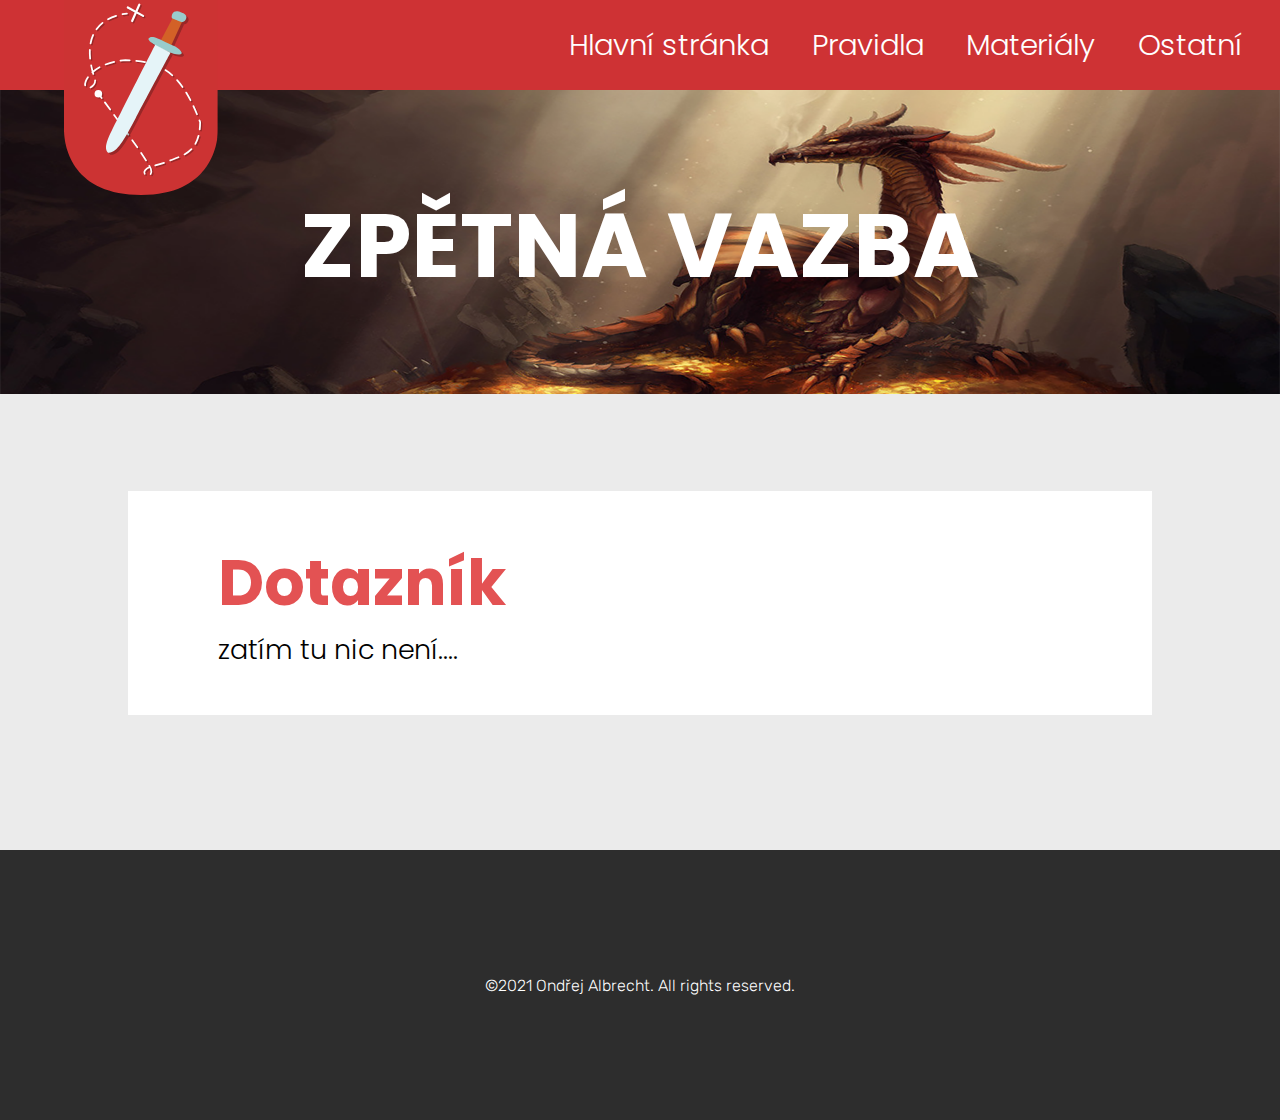
<file: pages/zpetnaVazba.html>
<!DOCTYPE html>
<html lang="en">

<head>
    <meta charset="UTF-8">
    <meta http-equiv="X-UA-Compatible" content="IE=edge">
    <meta name="viewport" content="width=device-width, initial-scale=1, minimum-scale=1">

    <meta name="description" content="Karetní dračák, dračí doupě">
    <meta name="keywords" content="D&D, Dračák, Dračí doupě, karetní dračí doupě, dračí doupě karty">
    <meta name="author" content="Ondřej Albrecht">



    <title>Karetní dračák - zpětná vazba</title>

    <link rel="stylesheet" type="text/css" href="../styles/index.css">
    <link rel="stylesheet" type="text/css" href="../styles/indexMobile.css">

    <link rel="preconnect" href="https://fonts.googleapis.com">
    <link rel="preconnect" href="https://fonts.gstatic.com" crossorigin>
    <link href="https://fonts.googleapis.com/css2?family=Poppins:wght@400;800&family=Rubik:wght@300;500&display=swap"
        rel="stylesheet">
    <link rel="shortcut icon" href="../src/logo.svg" type="image/x-icon">



</head>

<body>
    <header>
        <a href="../index.html" class="coa"><img src="../src/logo.svg" alt="logo"></a>

        <div class="headerContent">
            <a href="../index.html">Hlavní stránka</a>
            <a href="pravidla.html">Pravidla</a>
            <a href="materialy.html">Materiály</a>
            
            <div class="other"></div>
            <a href="#" class="last">Ostatní</a>

            <div class="navElement">
                <a href="zpetnaVazba.html">Zpětná vazba</a>
                <a href="podekovani.html">Poděkování</a>
                <a href="copyright.html">Copyright</a>
            </div>
        </div>
        <div class="logo">
            KD
        </div>
        <div class="burger" onclick="changeBurger(this)">
            <div class="line"></div>
            <div class="line"></div>
            <div class="line"></div>
        </div>
        <div class="menu">
            <a href="../index.html">Hlavní stránka</a>
            <a href="pravidla.html">Pravidla</a>
            
            <a href="materialy.html">Materiály</a>
            <a href="#" onclick="showOtherLinks(this)">Ostatní</a>
            <div class="otherLinks">
                <a href="zpetnaVazba.html">Zpětná vazba</a>
                <a href="podekovani.html">Poděkování</a>
                <a href="copyright.html">Copyright</a>
            </div>
        </div>
        <script>
            function changeBurger(x) {
                x.classList.toggle("changeBurger");
                document.getElementsByClassName("menu")[0].classList.toggle("menuShow");
            }
            function showOtherLinks(x) {
                document.getElementsByClassName("otherLinks")[0].classList.toggle("otherShow");
            }
        </script>
    </header>
        <div class="landing">
        <h1>Zpětná vazba</h1>
        <img src="../src/Dragon.png" alt="Dragon" class="dragon">
        <img src="../src/DragonMobile.png" alt="DragonMobile" class="dragonMobile">

    </div>
    <div class="content">
        <div class="item">
            <div class="itemContent">
                <h2>Dotazník</h2>
                <div class="text">
                    zatím tu nic není....
                </div>

            </div>
        </div>
    </div>
    <footer>
        <p>©2021 Ondřej Albrecht.<br class="smallFooter"> All rights reserved.</p>
    </footer>
</body>

</html>
</file>
<file: styles/index.css>
body {
  margin: 0;
  font-family: "Poppins", sans-serif;
  background-color: #ebebeb;
  overflow-x: hidden;
  font-weight: 300;
}

body .logo {
  display: none;
}

body .smallFooter {
  display: none;
}

body b {
  color: #E35253;
  font-weight: 800;
}

body header {
  position: fixed;
  width: 100vw;
  height: 10vh;
  top: 0;
  background-color: #ce3234;
  color: #fff;
  z-index: 10;
}

body header .coa {
  margin-left: 5vw;
  width: 12vw;
  position: absolute;
  -webkit-clip-path: polygon(0% 0%, 0% 76%, 10% 100%, 26% 100%, 41% 97%, 60% 99%, 73% 96%, 89% 90%, 100% 82%, 100% 0%);
          clip-path: polygon(0% 0%, 0% 76%, 10% 100%, 26% 100%, 41% 97%, 60% 99%, 73% 96%, 89% 90%, 100% 82%, 100% 0%);
}

body header img {
  width: 12vw;
}

body header .menu {
  display: none;
}

body header .headerContent {
  position: absolute;
  top: 50%;
  right: 0;
  -webkit-transform: translate(0, -50%);
          transform: translate(0, -50%);
}

body header .headerContent a {
  position: relative;
  color: #fff;
  font-size: 3.25vh;
  text-decoration: none;
  margin-right: 3vw;
}

body header .headerContent a::before {
  position: absolute;
  content: "";
  height: 0.5vh;
  width: 0vh;
  top: 90%;
  left: 50%;
  -webkit-transform: translate(-50%, 0);
          transform: translate(-50%, 0);
  background-color: #fff;
  -webkit-transition: 0.15s;
  transition: 0.15s;
}

body header .headerContent a:hover::before {
  width: 7vh;
}

body header .headerContent div.other {
  position: absolute;
  display: block;
  height: 150%;
  width: 20%;
  top: 0%;
  right: 0;
}

body header .headerContent .last {
  z-index: -1;
}

body header .headerContent .navElement {
  display: none;
  position: absolute;
  background-color: #E35253;
  margin-top: 2.5vh;
  padding: 3vh 5vh;
  right: 0;
  text-align: center;
  z-index: -11;
  border: 10px none;
}

body header .headerContent .navElement a {
  display: block;
  font-size: 2.5vh;
  padding-bottom: 1vh;
  margin: 0;
}

body header .headerContent .other:hover ~ .navElement {
  display: block;
}

body header .headerContent .other:hover ~ a.last::before {
  width: 7vh;
}

body header .headerContent .navElement:hover {
  display: block;
}

body .landing {
  display: block;
  position: relative;
  margin-top: 10vh;
}

body .landing h1 {
  position: absolute;
  width: 80%;
  color: #fff;
  text-align: center;
  left: 10%;
  top: 50%;
  font-size: 10vh;
  margin: 0;
  -webkit-transform: translate(0, -50%);
          transform: translate(0, -50%);
  cursor: pointer;
  text-transform: uppercase;
}

body .landing img {
  width: 100vw;
}

body .landing .dragonMobile {
  display: none;
}

body p {
  font-family: 'Rubik', sans-serif;
}

body .content {
  text-align: center;
}

body .content h2 {
  font-size: 7vh;
  margin: 0;
  color: #E35253;
}

body .content .item {
  margin: auto;
  width: 80%;
  background-color: #fff;
  text-align: left;
  margin-top: 10vh;
}

body .content .item a {
  font-weight: bold;
}

body .content .item .itemContent {
  padding: 5vh 10vh;
}

body .content .item .itemContent p {
  font-size: 4vh;
}

body .content .item .itemContent .text {
  font-size: 3vh;
}

body .content .item .itemContent .text h3 {
  font-size: 4vh;
  color: #E35253;
  margin: 0;
}

body .content .item .itemContent .text ul li, body .content .item .itemContent .text ol li {
  padding-bottom: 4vh;
}

body .content .item .itemContent .text ol {
  padding: 1;
}

body .content .item .itemContent .text ol li::marker {
  font-weight: bold;
  font-size: 4vh;
  color: #E35253;
}

body .content .item .itemContent .text ol ol li::marker {
  list-style-type: disc;
  font-size: 3vh;
}

body .content .item .itemContent .text li::marker {
  list-style-type: disc;
  color: #E35253;
  font-size: 4vh;
}

body .content .item .itemContent .text ol ul {
  list-style-type: disc;
}

body .content .item .itemContent .images {
  display: -webkit-box;
  display: -ms-flexbox;
  display: flex;
  width: 100%;
}

body .content .item .itemContent .images img {
  width: 50%;
  padding: 10vh 0vh;
}

body .content .row {
  display: -webkit-box;
  display: -ms-flexbox;
  display: flex;
  width: 80%;
  margin: auto;
  margin-top: 10vh;
  -webkit-box-pack: justify;
      -ms-flex-pack: justify;
          justify-content: space-between;
}

body .content .row .rowItem {
  display: inline-block;
  width: 31%;
  height: 40%;
  background-color: #fff;
  cursor: pointer;
}

body .content .row .rowItem h2 {
  width: 100%;
  height: 13vh;
  margin-top: 5vh;
  font-size: 5vh;
}

body .content .row .rowItem img {
  width: 60%;
  margin-top: 3vh;
  margin-bottom: 10vh;
}

body .content .row .rowItem:hover {
  -webkit-transition: 0.2s;
  transition: 0.2s;
  background-color: #E35253;
}

body .content .row .rowItem:hover h2 {
  color: #fff;
}

body .content .row .rowItem:hover img {
  -webkit-filter: invert(1);
          filter: invert(1);
}

body footer {
  position: relative;
  width: 100vw;
  height: 30vh;
  margin-top: 15vh;
  color: #fff;
  background-color: #2D2D2D;
}

body footer p {
  position: absolute;
  top: 50%;
  left: 50%;
  margin: 0;
  -webkit-transform: translate(-50%, -50%);
          transform: translate(-50%, -50%);
}
/*# sourceMappingURL=index.css.map */
</file>
<file: styles/indexMobile.css>
@media screen and (max-width: 950px) {
  body header img {
    display: none;
  }
  body header .headerContent {
    display: none;
  }
  body header .logo {
    display: inline-block;
    position: absolute;
    font-size: 5vh;
    top: 50%;
    left: 5%;
    -webkit-transform: translate(0, -50%);
            transform: translate(0, -50%);
  }
  body header .burger {
    float: right;
    margin-right: 1vh;
    cursor: pointer;
  }
  body header .burger .line {
    width: 7vh;
    margin: 1.75vh;
    height: 0.75vh;
    background-color: white;
    -webkit-transition: 0.2s;
    transition: 0.2s;
  }
  body header .changeBurger {
    position: relative;
  }
  body header .changeBurger .line:nth-child(1) {
    -webkit-transform: translate(0vh, 3vh) rotate(-45deg);
    transform: translate(0vh, 3vh) rotate(-45deg);
  }
  body header .changeBurger .line:nth-child(2) {
    opacity: 0;
  }
  body header .changeBurger .line:nth-child(3) {
    -webkit-transform: translate(0vh, -2vh) rotate(45deg);
    transform: translate(0vh, -2vh) rotate(45deg);
  }
  body header .menuShow {
    display: block;
    margin-top: 10vh;
    background-color: #fff;
    text-align: center;
    padding-bottom: 5vh;
    -webkit-box-shadow: 5px 5px 26px 7px rgba(0, 0, 0, 0.25);
    box-shadow: 5px 5px 26px 7px rgba(0, 0, 0, 0.25);
  }
  body header .menuShow a {
    display: block;
    font-size: 5vh;
    font-weight: bold;
    color: #ce3234;
    padding: 3vh;
  }
  body header .otherLinks {
    display: none;
  }
  body header .otherShow {
    display: block;
    background-color: #eee;
  }
  body .landing .dragon {
    display: none;
  }
  body .landing .dragonMobile {
    display: block;
  }
  body .content .item {
    width: 100%;
  }
  body .content .item .itemContent {
    padding: 5vh 10vh;
  }
  body .content .item .itemContent h2 {
    text-align: center;
  }
  body .content .item .itemContent p {
    font-size: 3.5vh;
  }
  body .content .item .itemContent .text ol {
    padding: 2vh;
  }
  body .content .item .itemContent .text ul {
    padding-left: 2vh;
  }
  body .content .item .itemContent .images {
    -ms-flex-wrap: wrap-reverse;
        flex-wrap: wrap-reverse;
  }
  body .content .item .itemContent .images img {
    display: block;
    -ms-flex-preferred-size: 100%;
        flex-basis: 100%;
    width: 100%;
    float: none;
    padding: 5vh 0 5vh 0;
  }
  body .content .row {
    display: block;
  }
  body .content .row .rowItem {
    position: relative;
    width: 80vw;
    display: block;
    margin-bottom: 12vh;
  }
  body .content .row .rowItem h2 {
    padding-top: 8vh;
    font-size: 7vh;
  }
  body .content .row .rowItem img {
    width: 50%;
    padding-bottom: 5vh;
  }
  body footer p {
    text-align: center;
  }
  body footer .smallFooter {
    display: block;
  }
}

@media screen and (max-width: 426px) {
  body .landing h1 {
    font-size: 8vh;
  }
  body .content .item .itemContent {
    padding: 5vh 3vh;
  }
  body .content .row .rowItem {
    margin-bottom: 0vh;
  }
  body .content .row .rowItem .smallFooter {
    display: block;
  }
  body .content .row .rowItem h2 {
    padding-top: 5vh;
    font-size: 5vh;
  }
  body .content .row .rowItem img {
    width: 50%;
    margin-bottom: 0vh;
  }
}
/*# sourceMappingURL=indexMobile.css.map */
</file>
